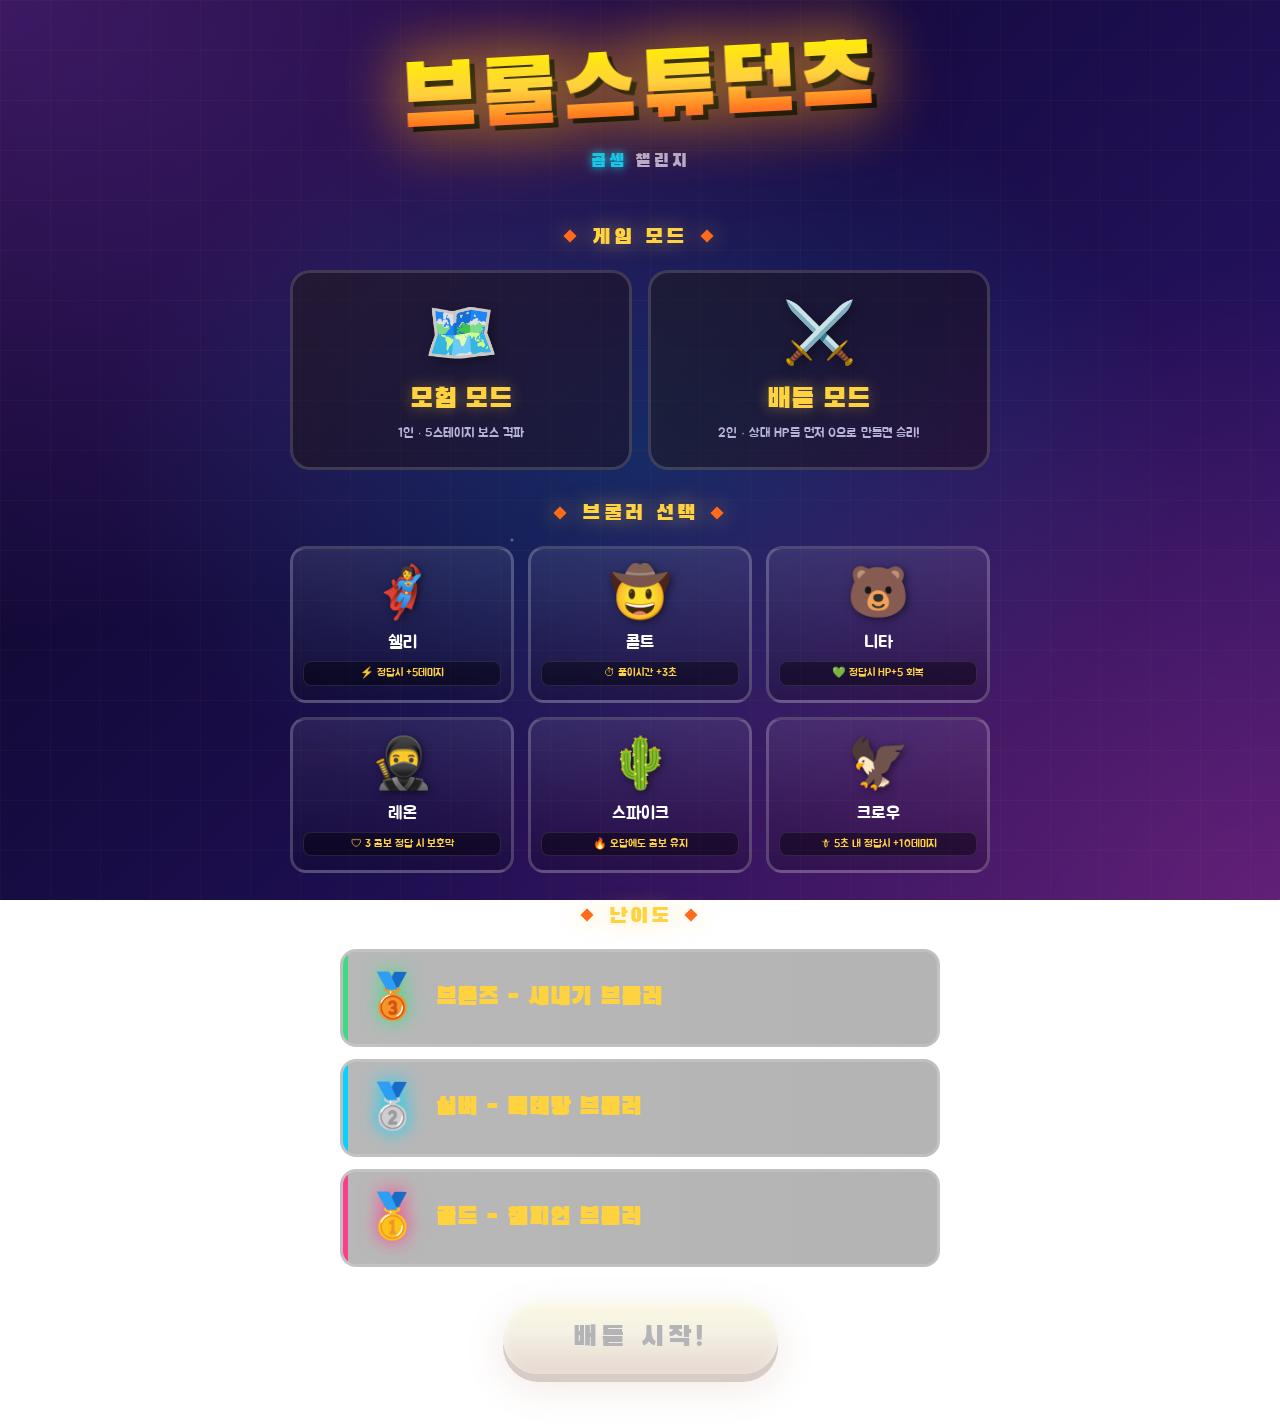
<file: math-3-1-4/index.html>
<!DOCTYPE html>
<html lang="ko">
<head>
<meta charset="UTF-8">
<meta name="viewport" content="width=device-width, initial-scale=1.0">
<title>브롤스튜던츠 - 학습 게임</title>
<link rel="stylesheet" href="style.css">
</head>
<body>

<div class="container">

<!-- ============= 시작 화면 ============= -->
<div id="startScreen" class="screen active">
  <div class="title-wrap">
    <h1 class="game-title">브롤스튜던츠</h1>
    <p class="subtitle"><span id="packTitle">분수 덧셈</span> 챌린지</p>
  </div>

  <!-- 게임 모드 선택 -->
  <div class="mode-section">
    <p class="section-label">게임 모드</p>
    <div class="mode-grid" id="modeGrid"></div>
  </div>

  <!-- 캐릭터 선택 -->
  <div class="character-section">
    <p class="section-label">브롤러 선택</p>
    <div class="player-turn-indicator" id="charTurnIndicator"></div>
    <div class="character-grid" id="characterGrid"></div>
  </div>

  <!-- 난이도 선택 -->
  <div class="difficulty-section">
    <p class="section-label">난이도</p>
    <div class="difficulty-grid" id="difficultyGrid"></div>
  </div>

  <button class="start-btn" id="startBtn" disabled>배틀 시작!</button>
</div>

<!-- ============= 모험 모드 ============= -->
<div id="adventureScreen" class="screen">
  <div class="game-header">
    <div class="player-info">
      <div class="player-avatar" id="playerAvatar">😎</div>
      <div>
        <div class="player-name-display" id="playerNameDisplay">브롤러</div>
        <div class="player-level">🎮 <span id="stageInfo">스테이지 1/5</span></div>
      </div>
    </div>
    <div class="header-stats">
      <div class="header-stat combo">
        <div class="label">🔥 콤보</div>
        <div class="value" id="advCombo">0</div>
      </div>
      <div class="header-stat timer" id="advQuestionTimerStat">
        <div class="label">⏱ 시간</div>
        <div class="value" id="advQuestionTimer">15.0</div>
      </div>
      <div class="header-stat score">
        <div class="label">⭐ 점수</div>
        <div class="value" id="scoreValue">0</div>
      </div>
    </div>
  </div>

  <div class="progress-bar" id="progressBar"></div>

  <div class="hp-section">
    <div class="hp-label">
      <span>❤️ 내 체력</span>
      <span id="hpText">100 / 100</span>
    </div>
    <div class="hp-bar-wrap">
      <div class="hp-bar" id="playerHpBar" style="width: 100%;"></div>
    </div>
  </div>

  <div class="enemy-arena">
    <div class="enemy-label">⚡ 적 등장!</div>
    <div class="enemy-character" id="enemyChar">👾</div>
    <div class="enemy-name" id="enemyName">보스</div>
    <div class="enemy-hp-wrap">
      <div class="enemy-hp-bar" id="enemyHpBar" style="width: 100%;"></div>
    </div>
    <div id="damageContainer"></div>
  </div>

  <div class="question-card">
    <span class="question-number" id="questionNum">문제 1</span>
    <span class="question-topic" id="questionTopic">주제</span>
    <div class="question-text" id="questionText">문제가 여기 표시됩니다</div>
  </div>

  <div class="answer-section">
    <p class="answer-label">✏️ 답을 입력하세요</p>
    <div class="answer-input-wrap" id="answerInputWrap">
      <input type="text" class="answer-input" id="answerInput" placeholder="답" autocomplete="off">
    </div>
  </div>

  <div class="feedback" id="feedback">정답을 입력하고 공격하세요! 💥</div>

  <div class="action-buttons">
    <button class="action-btn hint-btn" id="hintBtn">💡 힌트</button>
    <button class="action-btn attack-btn" id="attackBtn">⚔️ 공격!</button>
  </div>

  <div style="text-align:center; margin-top: 16px;">
    <button class="quit-btn" id="quitBtn">🚪 메인으로</button>
  </div>
</div>

<!-- ============= 결과 화면 ============= -->
<div id="resultScreen" class="screen">
  <div class="result-screen">
    <div class="result-emoji" id="resultEmoji">🏆</div>
    <h1 class="result-title" id="resultTitle">승리!</h1>
    <p class="result-subtitle" id="resultSubtitle">진정한 챔피언!</p>

    <div class="stat-card">
      <div class="stat-label">⏱ 총 시간</div>
      <div class="stat-value" id="finalTime">00:00</div>
    </div>
    <div class="stat-card">
      <div class="stat-label">⭐ 점수</div>
      <div class="stat-value" id="finalScore">0</div>
    </div>
    <div class="stat-card">
      <div class="stat-label">🔥 최고 콤보</div>
      <div class="stat-value" id="finalMaxCombo">0</div>
    </div>

    <button class="start-btn" id="restartBtn" style="margin-top: 30px;">다시 도전!</button>
  </div>
</div>

<div class="turn-overlay" id="turnOverlay">
  <div class="turn-overlay-content">
    <div class="turn-overlay-emoji" id="turnEmoji">🦸‍♀️</div>
    <div class="turn-overlay-title" id="turnTitle">PLAYER 1</div>
    <div class="turn-overlay-subtitle" id="turnSubtitle">차례입니다!</div>
  </div>
</div>

<div class="combo-display" id="comboDisplay"></div>

</div>

<!-- 외부 스크립트 로드 (순서 중요!) -->

<script src="pack.js"></script>
<script src="game.js"></script>

</body>
</html>
</file>
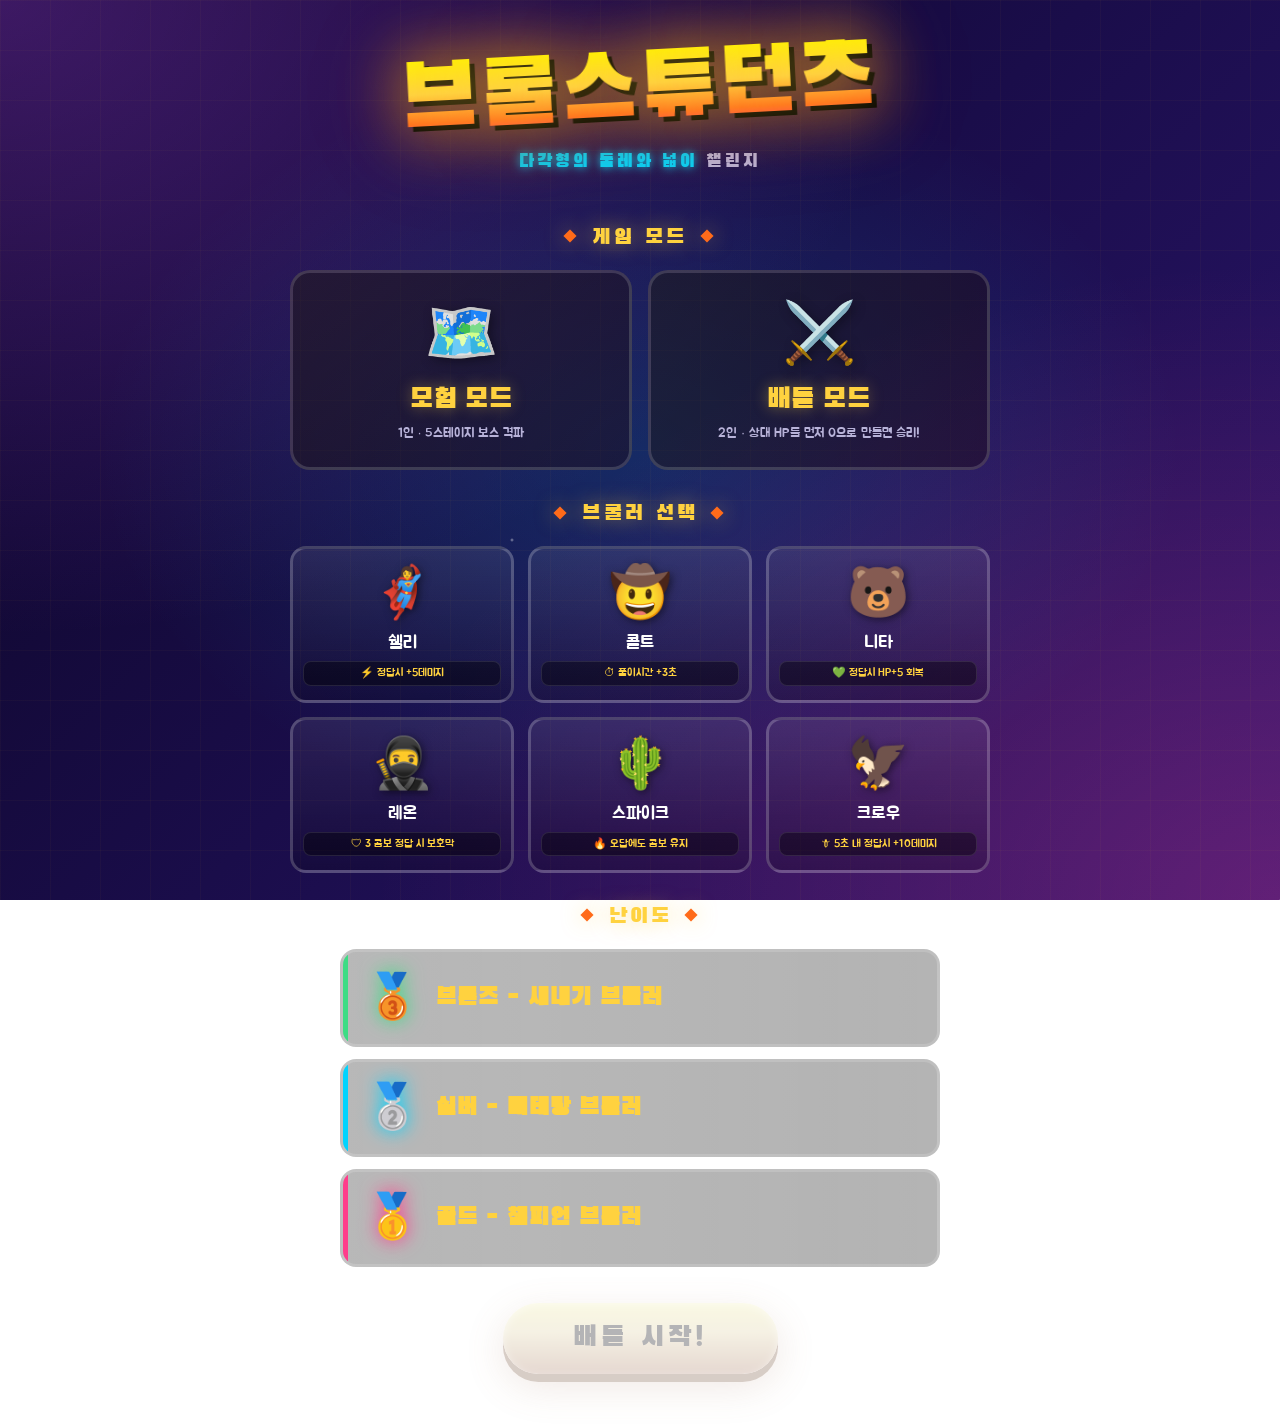
<file: math-5-1-6/index.html>
<!DOCTYPE html>
<html lang="ko">
<head>
<meta charset="UTF-8">
<meta name="viewport" content="width=device-width, initial-scale=1.0">
<title>브롤스튜던츠 - 학습 게임</title>
<link rel="stylesheet" href="style.css">
</head>
<body>

<div class="container">

<!-- ============= 시작 화면 ============= -->
<div id="startScreen" class="screen active">
  <div class="title-wrap">
    <h1 class="game-title">브롤스튜던츠</h1>
    <p class="subtitle"><span id="packTitle">다각형</span> 챌린지</p>
  </div>

  <!-- 게임 모드 선택 -->
  <div class="mode-section">
    <p class="section-label">게임 모드</p>
    <div class="mode-grid" id="modeGrid"></div>
  </div>

  <!-- 캐릭터 선택 -->
  <div class="character-section">
    <p class="section-label">브롤러 선택</p>
    <div class="player-turn-indicator" id="charTurnIndicator"></div>
    <div class="character-grid" id="characterGrid"></div>
  </div>

  <!-- 난이도 선택 -->
  <div class="difficulty-section">
    <p class="section-label">난이도</p>
    <div class="difficulty-grid" id="difficultyGrid"></div>
  </div>

  <button class="start-btn" id="startBtn" disabled>배틀 시작!</button>
</div>

<!-- ============= 모험 모드 ============= -->
<div id="adventureScreen" class="screen">
  <div class="game-header">
    <div class="player-info">
      <div class="player-avatar" id="playerAvatar">😎</div>
      <div>
        <div class="player-name-display" id="playerNameDisplay">브롤러</div>
        <div class="player-level">🎮 <span id="stageInfo">스테이지 1/5</span></div>
      </div>
    </div>
    <div class="header-stats">
      <div class="header-stat combo">
        <div class="label">🔥 콤보</div>
        <div class="value" id="advCombo">0</div>
      </div>
      <div class="header-stat timer" id="advQuestionTimerStat">
        <div class="label">⏱ 시간</div>
        <div class="value" id="advQuestionTimer">15.0</div>
      </div>
      <div class="header-stat score">
        <div class="label">⭐ 점수</div>
        <div class="value" id="scoreValue">0</div>
      </div>
    </div>
  </div>

  <div class="progress-bar" id="progressBar"></div>

  <div class="hp-section">
    <div class="hp-label">
      <span>❤️ 내 체력</span>
      <span id="hpText">100 / 100</span>
    </div>
    <div class="hp-bar-wrap">
      <div class="hp-bar" id="playerHpBar" style="width: 100%;"></div>
    </div>
  </div>

  <div class="enemy-arena">
    <div class="enemy-label">⚡ 적 등장!</div>
    <div class="enemy-character" id="enemyChar">👾</div>
    <div class="enemy-name" id="enemyName">보스</div>
    <div class="enemy-hp-wrap">
      <div class="enemy-hp-bar" id="enemyHpBar" style="width: 100%;"></div>
    </div>
    <div id="damageContainer"></div>
  </div>

  <div class="question-card">
    <span class="question-number" id="questionNum">문제 1</span>
    <span class="question-topic" id="questionTopic">주제</span>
    <div class="question-text" id="questionText">문제가 여기 표시됩니다</div>
  </div>

  <div class="answer-section">
    <p class="answer-label">✏️ 답을 입력하세요</p>
    <div class="answer-input-wrap" id="answerInputWrap">
      <input type="text" class="answer-input" id="answerInput" placeholder="답" autocomplete="off">
    </div>
  </div>

  <div class="feedback" id="feedback">정답을 입력하고 공격하세요! 💥</div>

  <div class="action-buttons">
    <button class="action-btn hint-btn" id="hintBtn">💡 힌트</button>
    <button class="action-btn attack-btn" id="attackBtn">⚔️ 공격!</button>
  </div>

  <div style="text-align:center; margin-top: 16px;">
    <button class="quit-btn" id="quitBtn">🚪 메인으로</button>
  </div>
</div>

<!-- ============= 결과 화면 ============= -->
<div id="resultScreen" class="screen">
  <div class="result-screen">
    <div class="result-emoji" id="resultEmoji">🏆</div>
    <h1 class="result-title" id="resultTitle">승리!</h1>
    <p class="result-subtitle" id="resultSubtitle">진정한 챔피언!</p>

    <div class="stat-card">
      <div class="stat-label">⏱ 총 시간</div>
      <div class="stat-value" id="finalTime">00:00</div>
    </div>
    <div class="stat-card">
      <div class="stat-label">⭐ 점수</div>
      <div class="stat-value" id="finalScore">0</div>
    </div>
    <div class="stat-card">
      <div class="stat-label">🔥 최고 콤보</div>
      <div class="stat-value" id="finalMaxCombo">0</div>
    </div>

    <button class="start-btn" id="restartBtn" style="margin-top: 30px;">다시 도전!</button>
  </div>
</div>

<div class="turn-overlay" id="turnOverlay">
  <div class="turn-overlay-content">
    <div class="turn-overlay-emoji" id="turnEmoji">🦸‍♀️</div>
    <div class="turn-overlay-title" id="turnTitle">PLAYER 1</div>
    <div class="turn-overlay-subtitle" id="turnSubtitle">차례입니다!</div>
  </div>
</div>

<div class="combo-display" id="comboDisplay"></div>

</div>

<!-- 외부 스크립트 로드 (순서 중요!) -->

<script src="pack.js"></script>
<script src="game.js"></script>

</body>
</html>
</file>
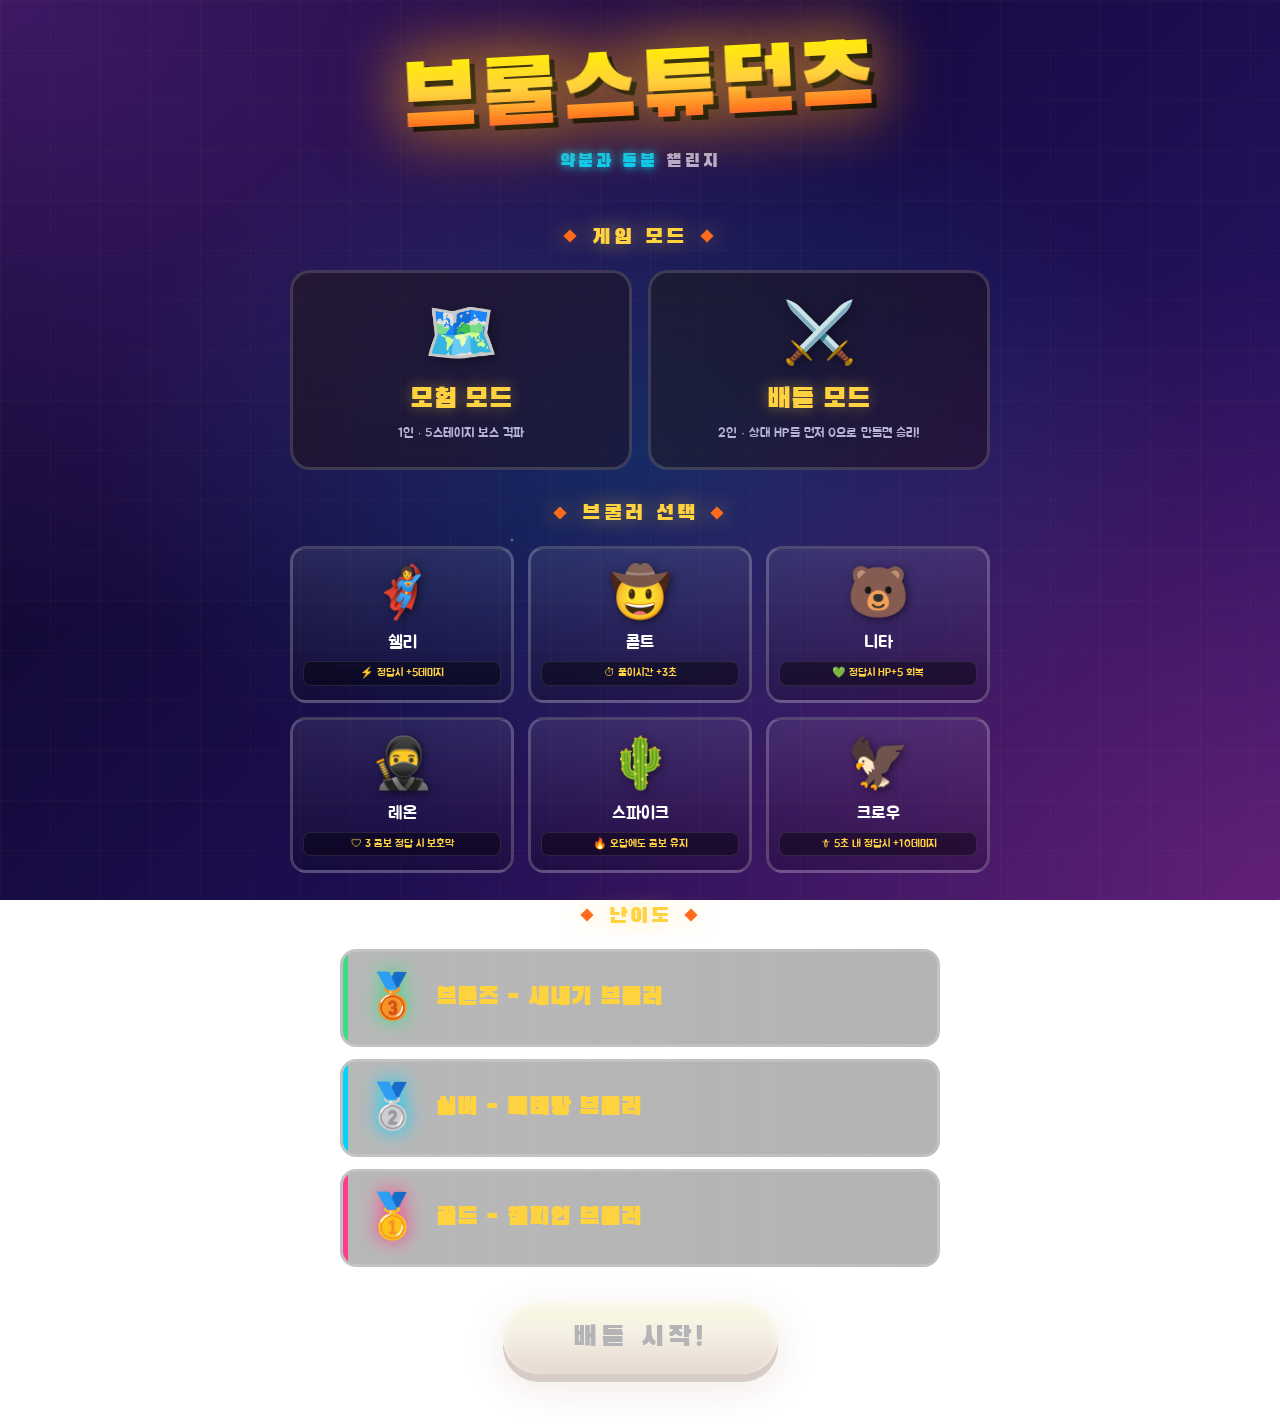
<file: math-5-1-4/index (2).html>
<!DOCTYPE html>
<html lang="ko">
<head>
<meta charset="UTF-8">
<meta name="viewport" content="width=device-width, initial-scale=1.0">
<title>브롤스튜던츠 - 학습 게임</title>
<link rel="stylesheet" href="style.css">
</head>
<body>

<div class="container">

<!-- ============= 시작 화면 ============= -->
<div id="startScreen" class="screen active">
  <div class="title-wrap">
    <h1 class="game-title">브롤스튜던츠</h1>
    <p class="subtitle"><span id="packTitle">분수 덧셈</span> 챌린지</p>
  </div>

  <!-- 게임 모드 선택 -->
  <div class="mode-section">
    <p class="section-label">게임 모드</p>
    <div class="mode-grid" id="modeGrid"></div>
  </div>

  <!-- 캐릭터 선택 -->
  <div class="character-section">
    <p class="section-label">브롤러 선택</p>
    <div class="player-turn-indicator" id="charTurnIndicator"></div>
    <div class="character-grid" id="characterGrid"></div>
  </div>

  <!-- 난이도 선택 -->
  <div class="difficulty-section">
    <p class="section-label">난이도</p>
    <div class="difficulty-grid" id="difficultyGrid"></div>
  </div>

  <button class="start-btn" id="startBtn" disabled>배틀 시작!</button>
</div>

<!-- ============= 모험 모드 ============= -->
<div id="adventureScreen" class="screen">
  <div class="game-header">
    <div class="player-info">
      <div class="player-avatar" id="playerAvatar">😎</div>
      <div>
        <div class="player-name-display" id="playerNameDisplay">브롤러</div>
        <div class="player-level">🎮 <span id="stageInfo">스테이지 1/5</span></div>
      </div>
    </div>
    <div class="header-stats">
      <div class="header-stat combo">
        <div class="label">🔥 콤보</div>
        <div class="value" id="advCombo">0</div>
      </div>
      <div class="header-stat timer" id="advQuestionTimerStat">
        <div class="label">⏱ 시간</div>
        <div class="value" id="advQuestionTimer">15.0</div>
      </div>
      <div class="header-stat score">
        <div class="label">⭐ 점수</div>
        <div class="value" id="scoreValue">0</div>
      </div>
    </div>
  </div>

  <div class="progress-bar" id="progressBar"></div>

  <div class="hp-section">
    <div class="hp-label">
      <span>❤️ 내 체력</span>
      <span id="hpText">100 / 100</span>
    </div>
    <div class="hp-bar-wrap">
      <div class="hp-bar" id="playerHpBar" style="width: 100%;"></div>
    </div>
  </div>

  <div class="enemy-arena">
    <div class="enemy-label">⚡ 적 등장!</div>
    <div class="enemy-character" id="enemyChar">👾</div>
    <div class="enemy-name" id="enemyName">보스</div>
    <div class="enemy-hp-wrap">
      <div class="enemy-hp-bar" id="enemyHpBar" style="width: 100%;"></div>
    </div>
    <div id="damageContainer"></div>
  </div>

  <div class="question-card">
    <span class="question-number" id="questionNum">문제 1</span>
    <span class="question-topic" id="questionTopic">주제</span>
    <div class="question-text" id="questionText">문제가 여기 표시됩니다</div>
  </div>

  <div class="answer-section">
    <p class="answer-label">✏️ 답을 입력하세요</p>
    <div class="answer-input-wrap">
      <input type="text" class="answer-input" id="answerInput" placeholder="답" autocomplete="off">
    </div>
  </div>

  <div class="feedback" id="feedback">정답을 입력하고 공격하세요! 💥</div>

  <div class="action-buttons">
    <button class="action-btn hint-btn" id="hintBtn">💡 힌트</button>
    <button class="action-btn attack-btn" id="attackBtn">⚔️ 공격!</button>
  </div>

  <div style="text-align:center; margin-top: 16px;">
    <button class="quit-btn" id="quitBtn">🚪 메인으로</button>
  </div>
</div>

<!-- ============= 결과 화면 ============= -->
<div id="resultScreen" class="screen">
  <div class="result-screen">
    <div class="result-emoji" id="resultEmoji">🏆</div>
    <h1 class="result-title" id="resultTitle">승리!</h1>
    <p class="result-subtitle" id="resultSubtitle">진정한 챔피언!</p>

    <div class="stat-card">
      <div class="stat-label">⏱ 총 시간</div>
      <div class="stat-value" id="finalTime">00:00</div>
    </div>
    <div class="stat-card">
      <div class="stat-label">⭐ 점수</div>
      <div class="stat-value" id="finalScore">0</div>
    </div>
    <div class="stat-card">
      <div class="stat-label">🔥 최고 콤보</div>
      <div class="stat-value" id="finalMaxCombo">0</div>
    </div>

    <button class="start-btn" id="restartBtn" style="margin-top: 30px;">다시 도전!</button>
  </div>
</div>

<div class="turn-overlay" id="turnOverlay">
  <div class="turn-overlay-content">
    <div class="turn-overlay-emoji" id="turnEmoji">🦸‍♀️</div>
    <div class="turn-overlay-title" id="turnTitle">PLAYER 1</div>
    <div class="turn-overlay-subtitle" id="turnSubtitle">차례입니다!</div>
  </div>
</div>

<div class="combo-display" id="comboDisplay"></div>

</div>

<!-- 외부 스크립트 로드 (순서 중요!) -->
<script>
const PROBLEM_PACK = {
  name: '약분과 통분',
  emoji: '🔢',
  description: '약분·통분·분수 크기 비교·분수와 소수 비교',
  enemies: [
    { emoji: '🐛', name: '분수벌레', hp: 100 },
    { emoji: '🧮', name: '계산왕', hp: 130 },
    { emoji: '🔢', name: '숫자마왕', hp: 160 },
    { emoji: '🧙', name: '통분술사', hp: 190 },
    { emoji: '🐉', name: '분수드래곤', hp: 220 },
  ],
  problems: [

    // ────────────────────────────────
    // 이지: 약분 (작은 수, 직관적)
    // ────────────────────────────────
    { difficulty: 'easy', topic: '약분', hint: '분자와 분모를 같은 수로 나눠보세요. 2로 나눌 수 있나요?', text: '2/4를 약분하면?', answer: '1/2' },
    { difficulty: 'easy', topic: '약분', hint: '분자 4, 분모 8. 둘 다 4로 나누어지나요?', text: '4/8을 약분하면?', answer: '1/2' },
    { difficulty: 'easy', topic: '약분', hint: '분자 3, 분모 6. 공약수가 뭘까요?', text: '3/6을 약분하면?', answer: '1/2' },
    { difficulty: 'easy', topic: '약분', hint: '분자 2, 분모 6. 둘 다 2로 나눌 수 있어요.', text: '2/6을 약분하면?', answer: '1/3' },
    { difficulty: 'easy', topic: '약분', hint: '분자 3, 분모 9. 3의 배수예요.', text: '3/9를 약분하면?', answer: '1/3' },
    { difficulty: 'easy', topic: '약분', hint: '분자 4, 분모 6. 최대공약수가 2예요.', text: '4/6을 약분하면?', answer: '2/3' },
    { difficulty: 'easy', topic: '약분', hint: '분자 6, 분모 9. 3으로 나눠보세요.', text: '6/9를 약분하면?', answer: '2/3' },
    { difficulty: 'easy', topic: '약분', hint: '분자 4, 분모 10. 둘 다 2로 나눌 수 있어요.', text: '4/10을 약분하면?', answer: '2/5' },
    { difficulty: 'easy', topic: '약분', hint: '분자 5, 분모 10. 5로 나눠보세요.', text: '5/10을 약분하면?', answer: '1/2' },
    { difficulty: 'easy', topic: '약분', hint: '분자 6, 분모 8. 최대공약수가 2예요.', text: '6/8을 약분하면?', answer: '3/4' },
    { difficulty: 'easy', topic: '약분', hint: '분자 8, 분모 12. 4로 나눠보세요.', text: '8/12를 약분하면?', answer: '2/3' },
    { difficulty: 'easy', topic: '약분', hint: '분자 9, 분모 12. 3으로 나눠보세요.', text: '9/12를 약분하면?', answer: '3/4' },

    // 이지: 통분 (분모 관계 간단)
    { difficulty: 'easy', topic: '통분', hint: '1/2의 분모 2와 1/4의 분모 4. 4가 2의 배수니까 공통분모는 4예요.', text: '1/2와 1/4의 공통분모(최소)는?', answer: '4' },
    { difficulty: 'easy', topic: '통분', hint: '분모 3과 6. 6이 3의 배수니까 공통분모는 6이에요.', text: '1/3와 1/6의 공통분모(최소)는?', answer: '6' },
    { difficulty: 'easy', topic: '통분', hint: '분모 4와 8. 8이 4의 배수예요.', text: '1/4와 1/8의 공통분모(최소)는?', answer: '8' },
    { difficulty: 'easy', topic: '통분', hint: '분모 5와 10. 10이 5의 배수예요.', text: '1/5와 1/10의 공통분모(최소)는?', answer: '10' },
    { difficulty: 'easy', topic: '통분', hint: '2/3을 분모 6으로 만들려면 분자, 분모에 2를 곱해요.', text: '2/3을 분모 6으로 통분하면?', answer: '4/6' },
    { difficulty: 'easy', topic: '통분', hint: '1/2를 분모 8로 만들려면 분자, 분모에 4를 곱해요.', text: '1/2를 분모 8로 통분하면?', answer: '4/8' },
    { difficulty: 'easy', topic: '통분', hint: '1/3을 분모 9로 만들려면 분자, 분모에 3을 곱해요.', text: '1/3을 분모 9로 통분하면?', answer: '3/9' },
    { difficulty: 'easy', topic: '통분', hint: '3/5를 분모 10으로 만들려면 분자, 분모에 2를 곱해요.', text: '3/5를 분모 10으로 통분하면?', answer: '6/10' },

    // 이지: 크기 비교 (분모 같거나 단순)
    { difficulty: 'easy', topic: '크기비교', hint: '분모가 같으면 분자가 클수록 큰 분수예요.', text: '3/7과 5/7 중 더 큰 것은?', answer: '5/7' },
    { difficulty: 'easy', topic: '크기비교', hint: '분모가 같으면 분자가 클수록 커요.', text: '2/9과 7/9 중 더 큰 것은?', answer: '7/9' },
    { difficulty: 'easy', topic: '크기비교', hint: '분자가 같으면 분모가 작을수록 큰 분수예요.', text: '1/3과 1/5 중 더 큰 것은?', answer: '1/3' },
    { difficulty: 'easy', topic: '크기비교', hint: '분자가 같을 때 분모가 작을수록 커요.', text: '1/2과 1/4 중 더 큰 것은?', answer: '1/2' },
    { difficulty: 'easy', topic: '크기비교', hint: '1/2 = 0.5, 1/4 = 0.25. 어느 쪽이 더 크죠?', text: '1/2과 1/4 중 더 작은 것은?', answer: '1/4' },

    // 이지: 분수↔소수 (간단한 변환)
    { difficulty: 'easy', topic: '분수↔소수', hint: '1/2 = 1 ÷ 2를 계산해보세요.', text: '1/2를 소수로 나타내면?', answer: '0.5' },
    { difficulty: 'easy', topic: '분수↔소수', hint: '1/10 = 0.1이에요. 분모가 10이면 소수 첫째 자리예요.', text: '3/10을 소수로 나타내면?', answer: '0.3' },
    { difficulty: 'easy', topic: '분수↔소수', hint: '7/10 = 7 ÷ 10이에요.', text: '7/10을 소수로 나타내면?', answer: '0.7' },
    { difficulty: 'easy', topic: '분수↔소수', hint: '0.5 = 5/10 = 1/2예요.', text: '0.5와 1/2 중 더 큰 것은?', answer: '같다' },
    { difficulty: 'easy', topic: '분수↔소수', hint: '1/2 = 0.5예요. 0.3과 비교해보세요.', text: '1/2과 0.3 중 더 큰 것은?', answer: '1/2' },

    // ────────────────────────────────
    // 노멀: 약분 (두 자리 수, 최대공약수 필요)
    // ────────────────────────────────
    { difficulty: 'normal', topic: '약분', hint: '12와 18의 최대공약수는 6이에요. 둘 다 6으로 나눠보세요.', text: '12/18을 기약분수로 나타내면?', answer: '2/3' },
    { difficulty: 'normal', topic: '약분', hint: '15와 20의 최대공약수는 5예요.', text: '15/20을 기약분수로 나타내면?', answer: '3/4' },
    { difficulty: 'normal', topic: '약분', hint: '16과 24의 최대공약수는 8이에요.', text: '16/24를 기약분수로 나타내면?', answer: '2/3' },
    { difficulty: 'normal', topic: '약분', hint: '14와 21의 최대공약수는 7이에요.', text: '14/21을 기약분수로 나타내면?', answer: '2/3' },
    { difficulty: 'normal', topic: '약분', hint: '18과 24의 최대공약수는 6이에요.', text: '18/24를 기약분수로 나타내면?', answer: '3/4' },
    { difficulty: 'normal', topic: '약분', hint: '20과 30의 최대공약수는 10이에요.', text: '20/30을 기약분수로 나타내면?', answer: '2/3' },
    { difficulty: 'normal', topic: '약분', hint: '24와 36의 최대공약수는 12예요.', text: '24/36을 기약분수로 나타내면?', answer: '2/3' },
    { difficulty: 'normal', topic: '약분', hint: '21과 28의 최대공약수는 7이에요.', text: '21/28을 기약분수로 나타내면?', answer: '3/4' },
    { difficulty: 'normal', topic: '약분', hint: '10과 25의 최대공약수는 5예요.', text: '10/25를 기약분수로 나타내면?', answer: '2/5' },
    { difficulty: 'normal', topic: '약분', hint: '16과 20의 최대공약수는 4예요.', text: '16/20을 기약분수로 나타내면?', answer: '4/5' },

    // 노멀: 통분 (최소공배수 필요)
    { difficulty: 'normal', topic: '통분', hint: '2와 3의 최소공배수는 6이에요. 공통분모로 사용해요.', text: '1/2와 1/3의 공통분모(최소)는?', answer: '6' },
    { difficulty: 'normal', topic: '통분', hint: '3과 4의 최소공배수는 12예요.', text: '1/3와 1/4의 공통분모(최소)는?', answer: '12' },
    { difficulty: 'normal', topic: '통분', hint: '4와 6의 최소공배수는 12예요. 4×3=12, 6×2=12.', text: '1/4와 1/6의 공통분모(최소)는?', answer: '12' },
    { difficulty: 'normal', topic: '통분', hint: '2와 5의 최소공배수는 10이에요.', text: '1/2와 1/5의 공통분모(최소)는?', answer: '10' },
    { difficulty: 'normal', topic: '통분', hint: '3과 5의 최소공배수는 15예요.', text: '1/3와 1/5의 공통분모(최소)는?', answer: '15' },
    { difficulty: 'normal', topic: '통분', hint: '3/4를 분모 12로: 분자 분모에 3을 곱해요.', text: '3/4를 분모 12로 통분하면?', answer: '9/12' },
    { difficulty: 'normal', topic: '통분', hint: '2/3를 분모 9로: 분자 분모에 3을 곱해요.', text: '2/3를 분모 9로 통분하면?', answer: '6/9' },
    { difficulty: 'normal', topic: '통분', hint: '2/5를 분모 15로: 분자 분모에 3을 곱해요.', text: '2/5를 분모 15로 통분하면?', answer: '6/15' },
    { difficulty: 'normal', topic: '통분', hint: '3/4를 분모 20으로: 분자 분모에 5를 곱해요.', text: '3/4를 분모 20으로 통분하면?', answer: '15/20' },
    { difficulty: 'normal', topic: '통분', hint: '5/6를 분모 18로: 분자 분모에 3을 곱해요.', text: '5/6를 분모 18로 통분하면?', answer: '15/18' },

    // 노멀: 크기 비교
    { difficulty: 'normal', topic: '크기비교', hint: '통분해서 비교해요. 공통분모는 4예요.', text: '1/2과 3/4 중 더 큰 것은?', answer: '3/4' },
    { difficulty: 'normal', topic: '크기비교', hint: '공통분모 6으로 통분해보세요. 1/2=3/6, 1/3=2/6.', text: '1/2과 1/3 중 더 큰 것은?', answer: '1/2' },
    { difficulty: 'normal', topic: '크기비교', hint: '공통분모 15: 2/3=10/15, 3/5=9/15.', text: '2/3과 3/5 중 더 큰 것은?', answer: '2/3' },
    { difficulty: 'normal', topic: '크기비교', hint: '공통분모 12: 3/4=9/12, 2/3=8/12.', text: '3/4과 2/3 중 더 큰 것은?', answer: '3/4' },
    { difficulty: 'normal', topic: '크기비교', hint: '공통분모 8: 1/2=4/8, 3/8은 그대로.', text: '1/2과 3/8 중 더 큰 것은?', answer: '1/2' },
    { difficulty: 'normal', topic: '크기비교', hint: '공통분모 10: 4/5=8/10, 7/10은 그대로.', text: '4/5과 7/10 중 더 큰 것은?', answer: '4/5' },
    { difficulty: 'normal', topic: '크기비교', hint: '공통분모 12: 5/6=10/12, 7/12는 그대로.', text: '5/6과 7/12 중 더 큰 것은?', answer: '5/6' },
    { difficulty: 'normal', topic: '크기비교', hint: '공통분모 12: 2/3=8/12, 3/4=9/12.', text: '2/3과 3/4 중 더 큰 것은?', answer: '3/4' },

    // 노멀: 분수↔소수
    { difficulty: 'normal', topic: '분수↔소수', hint: '1/4 = 1 ÷ 4를 계산해보세요.', text: '1/4를 소수로 나타내면?', answer: '0.25' },
    { difficulty: 'normal', topic: '분수↔소수', hint: '3/4 = 3 ÷ 4를 계산해보세요.', text: '3/4를 소수로 나타내면?', answer: '0.75' },
    { difficulty: 'normal', topic: '분수↔소수', hint: '1/5 = 1 ÷ 5를 계산해보세요.', text: '1/5를 소수로 나타내면?', answer: '0.2' },
    { difficulty: 'normal', topic: '분수↔소수', hint: '3/5 = 3 ÷ 5를 계산해보세요.', text: '3/5를 소수로 나타내면?', answer: '0.6' },
    { difficulty: 'normal', topic: '분수↔소수', hint: '3/5 = 0.6이에요. 0.6과 비교해보세요.', text: '3/5과 0.6 중 더 큰 것은?', answer: '같다' },
    { difficulty: 'normal', topic: '분수↔소수', hint: '3/4 = 0.75예요. 0.8과 비교해보세요.', text: '3/4과 0.8 중 더 큰 것은?', answer: '0.8' },
    { difficulty: 'normal', topic: '분수↔소수', hint: '4/5 = 0.8이에요. 0.75와 비교해보세요.', text: '4/5과 0.75 중 더 큰 것은?', answer: '4/5' },
    { difficulty: 'normal', topic: '분수↔소수', hint: '1/2 = 0.5예요. 0.4와 비교해보세요.', text: '1/2과 0.4 중 더 큰 것은?', answer: '1/2' },

    // ────────────────────────────────
    // 하드: 약분 (세 자리 수, 복잡한 최대공약수)
    // ────────────────────────────────
    { difficulty: 'hard', topic: '약분', hint: '36과 48의 최대공약수를 구해보세요. 36=4×9, 48=4×12이므로 4가 공약수. 더 큰 공약수가 있나요?', text: '36/48을 기약분수로 나타내면?', answer: '3/4' },
    { difficulty: 'hard', topic: '약분', hint: '45와 60의 최대공약수는 15예요.', text: '45/60을 기약분수로 나타내면?', answer: '3/4' },
    { difficulty: 'hard', topic: '약분', hint: '28과 42의 최대공약수는 14예요.', text: '28/42를 기약분수로 나타내면?', answer: '2/3' },
    { difficulty: 'hard', topic: '약분', hint: '24와 40의 최대공약수는 8이에요.', text: '24/40을 기약분수로 나타내면?', answer: '3/5' },
    { difficulty: 'hard', topic: '약분', hint: '30과 45의 최대공약수는 15예요.', text: '30/45를 기약분수로 나타내면?', answer: '2/3' },
    { difficulty: 'hard', topic: '약분', hint: '56과 72의 최대공약수는 8이에요.', text: '56/72를 기약분수로 나타내면?', answer: '7/9' },
    { difficulty: 'hard', topic: '약분', hint: '42와 70의 최대공약수는 14예요.', text: '42/70을 기약분수로 나타내면?', answer: '3/5' },
    { difficulty: 'hard', topic: '약분', hint: '54와 72의 최대공약수는 18이에요.', text: '54/72를 기약분수로 나타내면?', answer: '3/4' },

    // 하드: 통분 (큰 수 최소공배수)
    { difficulty: 'hard', topic: '통분', hint: '4와 6의 최소공배수: 4=2², 6=2×3이므로 2²×3=12예요.', text: '3/4와 5/6의 공통분모(최소)는?', answer: '12' },
    { difficulty: 'hard', topic: '통분', hint: '6과 9의 최소공배수: 6=2×3, 9=3²이므로 2×3²=18이에요.', text: '5/6와 7/9의 공통분모(최소)는?', answer: '18' },
    { difficulty: 'hard', topic: '통분', hint: '8과 12의 최소공배수: 8=2³, 12=2²×3이므로 2³×3=24예요.', text: '5/8와 7/12의 공통분모(최소)는?', answer: '24' },
    { difficulty: 'hard', topic: '통분', hint: '9와 15의 최소공배수: 9=3², 15=3×5이므로 3²×5=45예요.', text: '4/9와 7/15의 공통분모(최소)는?', answer: '45' },
    { difficulty: 'hard', topic: '통분', hint: '10과 15의 최소공배수: 10=2×5, 15=3×5이므로 2×3×5=30이에요.', text: '3/10와 4/15의 공통분모(최소)는?', answer: '30' },

    // 하드: 크기 비교 (세 분수 비교)
    { difficulty: 'hard', topic: '크기비교', hint: '공통분모 12로 통분: 2/3=8/12, 3/4=9/12, 7/12는 그대로.', text: '2/3, 3/4, 7/12 중 가장 큰 것은?', answer: '3/4' },
    { difficulty: 'hard', topic: '크기비교', hint: '공통분모 30: 3/5=18/30, 2/3=20/30, 7/10=21/30.', text: '3/5, 2/3, 7/10 중 가장 큰 것은?', answer: '7/10' },
    { difficulty: 'hard', topic: '크기비교', hint: '공통분모 24: 5/8=15/24, 7/12=14/24, 3/4=18/24.', text: '5/8, 7/12, 3/4 중 가장 큰 것은?', answer: '3/4' },
    { difficulty: 'hard', topic: '크기비교', hint: '공통분모 20: 3/4=15/20, 4/5=16/20, 7/10=14/20.', text: '3/4, 4/5, 7/10 중 가장 큰 것은?', answer: '4/5' },
    { difficulty: 'hard', topic: '크기비교', hint: '공통분모 18: 5/6=15/18, 7/9=14/18, 5/6이 더 크네요.', text: '5/6과 7/9 중 더 큰 것은?', answer: '5/6' },

    // 하드: 분수↔소수 (복잡한 변환 + 세 수 비교)
    { difficulty: 'hard', topic: '분수↔소수', hint: '2/5 = 0.4, 3/8 = 0.375예요. 비교해보세요.', text: '2/5과 3/8 중 더 큰 것은?', answer: '2/5' },
    { difficulty: 'hard', topic: '분수↔소수', hint: '7/8 = 0.875예요. 0.9와 비교해보세요.', text: '7/8과 0.9 중 더 큰 것은?', answer: '0.9' },
    { difficulty: 'hard', topic: '분수↔소수', hint: '5/8 = 0.625예요. 0.63과 비교해보세요.', text: '5/8과 0.63 중 더 큰 것은?', answer: '0.63' },
    { difficulty: 'hard', topic: '분수↔소수', hint: '3/8 = 0.375예요. 소수로 나타내면?', text: '3/8을 소수로 나타내면?', answer: '0.375' },
    { difficulty: 'hard', topic: '분수↔소수', hint: '0.625를 분수로: 625/1000 → 약분하면?', text: '0.625를 기약분수로 나타내면?', answer: '5/8' },
    { difficulty: 'hard', topic: '분수↔소수', hint: '0.24를 분수로: 24/100 → 최대공약수 4로 약분해요.', text: '0.24를 기약분수로 나타내면?', answer: '6/25' },
    { difficulty: 'hard', topic: '분수↔소수', hint: '3/4=0.75, 0.7, 5/8=0.625. 순서대로 비교해보세요.', text: '3/4, 0.7, 5/8 중 가장 큰 것은?', answer: '3/4' },
    { difficulty: 'hard', topic: '분수↔소수', hint: '2/3≈0.667, 0.65, 3/5=0.6. 비교해보세요.', text: '2/3, 0.65, 3/5 중 가장 큰 것은?', answer: '2/3' },
  ]
};

</script>
<script src="game.js"></script>

</body>
</html>
</file>
<file: math-3-1-4/style.css>
/* ============================================================
   브롤스튜던츠 - 스타일시트
   ============================================================ */

@import url('https://fonts.googleapis.com/css2?family=Black+Han+Sans&family=Jua&family=Gugi&display=swap');

* { margin: 0; padding: 0; box-sizing: border-box; }

:root {
  --bg-dark: #0a0520;
  --bg-mid: #1a0d4a;
  --bg-light: #2d1670;
  --accent-yellow: #ffd23f;
  --accent-orange: #ff6b1a;
  --accent-pink: #ff3d8b;
  --accent-cyan: #00d4ff;
  --accent-green: #3ddc84;
  --accent-red: #ff2e63;
  --accent-purple: #b347ff;
  --accent-lime: #ccff00;
  --text-light: #ffffff;
  --text-dim: #b8b3d9;
  --p1-color: #00d4ff;
  --p2-color: #ff3d8b;
}

html, body { overflow-x: hidden; }

body {
  font-family: 'Jua', sans-serif;
  background: 
    radial-gradient(ellipse at top left, rgba(179, 71, 255, 0.3) 0%, transparent 50%),
    radial-gradient(ellipse at bottom right, rgba(255, 61, 139, 0.25) 0%, transparent 50%),
    radial-gradient(ellipse at center, rgba(0, 212, 255, 0.15) 0%, transparent 60%),
    linear-gradient(135deg, var(--bg-dark) 0%, var(--bg-mid) 50%, var(--bg-light) 100%);
  background-attachment: fixed;
  min-height: 100vh;
  color: var(--text-light);
  position: relative;
}

body::before {
  content: '';
  position: fixed;
  top: 0; left: 0; right: 0; bottom: 0;
  background-image: 
    linear-gradient(rgba(255, 210, 63, 0.03) 1px, transparent 1px),
    linear-gradient(90deg, rgba(255, 210, 63, 0.03) 1px, transparent 1px);
  background-size: 50px 50px;
  z-index: 0;
  pointer-events: none;
}

body::after {
  content: '';
  position: fixed;
  top: 0; left: 0; right: 0; bottom: 0;
  background-image:
    radial-gradient(2px 2px at 20% 30%, white, transparent),
    radial-gradient(2px 2px at 60% 70%, var(--accent-yellow), transparent),
    radial-gradient(1px 1px at 50% 50%, white, transparent),
    radial-gradient(1px 1px at 80% 10%, var(--accent-cyan), transparent),
    radial-gradient(2px 2px at 90% 60%, white, transparent),
    radial-gradient(1px 1px at 33% 80%, var(--accent-pink), transparent),
    radial-gradient(2px 2px at 15% 90%, white, transparent),
    radial-gradient(1px 1px at 70% 40%, var(--accent-lime), transparent);
  background-size: 200% 200%;
  opacity: 0.5;
  z-index: 0;
  pointer-events: none;
  animation: twinkle 6s ease-in-out infinite;
}

@keyframes twinkle {
  0%, 100% { opacity: 0.3; }
  50% { opacity: 0.7; }
}

.container {
  position: relative;
  z-index: 1;
  max-width: 900px;
  margin: 0 auto;
  padding: 20px;
}

.screen { display: none; animation: fadeIn 0.5s ease; }
.screen.active { display: block; }

@keyframes fadeIn {
  from { opacity: 0; transform: translateY(20px); }
  to { opacity: 1; transform: translateY(0); }
}

/* ===== 타이틀 ===== */
.title-wrap {
  text-align: center;
  padding: 30px 20px 20px;
  position: relative;
}

.game-title {
  font-family: 'Black Han Sans', sans-serif;
  font-size: clamp(50px, 10vw, 92px);
  font-weight: 400;
  letter-spacing: 3px;
  background: linear-gradient(180deg, #fff200 0%, var(--accent-yellow) 40%, var(--accent-orange) 75%, var(--accent-red) 100%);
  -webkit-background-clip: text;
  background-clip: text;
  -webkit-text-fill-color: transparent;
  text-shadow: 0 0 60px rgba(255, 210, 63, 0.6);
  line-height: 0.9;
  transform: rotate(-3deg);
  display: inline-block;
  filter: drop-shadow(5px 5px 0 #000) drop-shadow(0 0 30px rgba(255, 107, 26, 0.5));
  animation: titlePulse 3s ease-in-out infinite;
}

@keyframes titlePulse {
  0%, 100% { transform: rotate(-3deg) scale(1); }
  50% { transform: rotate(-3deg) scale(1.03); }
}

.subtitle {
  font-size: 18px;
  color: var(--text-dim);
  margin-top: 18px;
  letter-spacing: 3px;
  font-family: 'Black Han Sans', sans-serif;
}

.subtitle span {
  color: var(--accent-cyan);
  text-shadow: 0 0 10px var(--accent-cyan);
}

.section-label {
  font-size: 22px;
  color: var(--accent-yellow);
  margin-bottom: 18px;
  letter-spacing: 3px;
  text-align: center;
  font-family: 'Black Han Sans', sans-serif;
  text-shadow: 0 0 20px rgba(255, 210, 63, 0.5);
  position: relative;
}

.section-label::before,
.section-label::after {
  content: '◆';
  color: var(--accent-orange);
  margin: 0 12px;
  font-size: 14px;
  vertical-align: middle;
}

/* ===== 문제팩 선택 ===== */
.pack-section { margin-top: 30px; }

.pack-grid {
  display: grid;
  grid-template-columns: 1fr 1fr;
  gap: 16px;
  max-width: 700px;
  margin: 0 auto;
}

.pack-card {
  background: linear-gradient(135deg, rgba(255, 210, 63, 0.05) 0%, rgba(255, 61, 139, 0.05) 100%), rgba(0,0,0,0.4);
  border: 3px solid rgba(255,255,255,0.15);
  border-radius: 20px;
  padding: 24px 16px;
  cursor: pointer;
  transition: all 0.3s cubic-bezier(0.34, 1.56, 0.64, 1);
  text-align: center;
  position: relative;
  overflow: hidden;
}

.pack-card:hover {
  transform: translateY(-8px) scale(1.02);
  border-color: var(--accent-orange);
  box-shadow: 0 15px 40px rgba(255, 107, 26, 0.4);
}

.pack-card.selected {
  border-color: var(--accent-yellow);
  background: linear-gradient(135deg, rgba(255, 210, 63, 0.3) 0%, rgba(255, 107, 26, 0.15) 100%), rgba(0,0,0,0.4);
  box-shadow: 0 0 40px rgba(255, 210, 63, 0.5), inset 0 0 20px rgba(255, 210, 63, 0.1);
}

.pack-emoji {
  font-size: 60px;
  display: block;
  margin-bottom: 10px;
  filter: drop-shadow(3px 3px 6px rgba(0,0,0,0.4));
}

.pack-name {
  font-family: 'Black Han Sans', sans-serif;
  font-size: 24px;
  color: var(--accent-yellow);
  margin-bottom: 6px;
  text-shadow: 0 0 15px rgba(255, 210, 63, 0.4);
}

.pack-desc {
  font-size: 13px;
  color: var(--text-dim);
  line-height: 1.5;
}

/* ===== 게임 모드 ===== */
.mode-section { margin-top: 30px; }

.mode-grid {
  display: grid;
  grid-template-columns: 1fr 1fr;
  gap: 16px;
  max-width: 700px;
  margin: 0 auto;
}

.mode-card {
  background: linear-gradient(135deg, rgba(255, 210, 63, 0.05) 0%, rgba(255, 61, 139, 0.05) 100%), rgba(0,0,0,0.4);
  border: 3px solid rgba(255,255,255,0.15);
  border-radius: 20px;
  padding: 24px 16px;
  cursor: pointer;
  transition: all 0.3s cubic-bezier(0.34, 1.56, 0.64, 1);
  text-align: center;
  position: relative;
  overflow: hidden;
}

.mode-card:hover {
  transform: translateY(-8px) scale(1.02);
  border-color: var(--accent-orange);
  box-shadow: 0 15px 40px rgba(255, 107, 26, 0.4);
}

.mode-card.selected {
  border-color: var(--accent-yellow);
  background: linear-gradient(135deg, rgba(255, 210, 63, 0.3) 0%, rgba(255, 107, 26, 0.15) 100%), rgba(0,0,0,0.4);
  box-shadow: 0 0 40px rgba(255, 210, 63, 0.5), inset 0 0 20px rgba(255, 210, 63, 0.1);
}

.mode-card.selected::after {
  content: '✓';
  position: absolute;
  top: 10px;
  right: 10px;
  background: linear-gradient(135deg, var(--accent-green), #2dad65);
  color: white;
  width: 34px;
  height: 34px;
  border-radius: 50%;
  display: flex;
  align-items: center;
  justify-content: center;
  font-size: 22px;
  box-shadow: 0 0 20px var(--accent-green);
}

.mode-emoji {
  font-size: 60px;
  display: block;
  margin-bottom: 10px;
  filter: drop-shadow(3px 3px 6px rgba(0,0,0,0.4));
}

.mode-name {
  font-family: 'Black Han Sans', sans-serif;
  font-size: 28px;
  color: var(--accent-yellow);
  margin-bottom: 6px;
  text-shadow: 0 0 15px rgba(255, 210, 63, 0.4);
}

.mode-desc {
  font-size: 13px;
  color: var(--text-dim);
  line-height: 1.5;
}

/* ===== 캐릭터 선택 ===== */
.character-section { margin-top: 30px; }

.character-grid {
  display: grid;
  grid-template-columns: repeat(3, 1fr);
  gap: 14px;
  max-width: 700px;
  margin: 0 auto;
}

.character-card {
  background: linear-gradient(180deg, rgba(255,255,255,0.08) 0%, rgba(0,0,0,0.2) 100%);
  border: 3px solid rgba(255,255,255,0.2);
  border-radius: 16px;
  padding: 14px 10px;
  cursor: pointer;
  transition: all 0.3s cubic-bezier(0.34, 1.56, 0.64, 1);
  text-align: center;
  position: relative;
  overflow: hidden;
}

.character-card:hover {
  transform: translateY(-6px);
  border-color: var(--accent-yellow);
  box-shadow: 0 10px 30px rgba(0,0,0,0.4);
}

.character-card.selected-p1 {
  border-color: var(--p1-color);
  background: linear-gradient(180deg, rgba(0, 212, 255, 0.3) 0%, rgba(0, 212, 255, 0.05) 100%);
  box-shadow: 0 0 30px rgba(0, 212, 255, 0.6);
}

.character-card.selected-p1::after {
  content: 'P1';
  position: absolute;
  top: 6px;
  right: 6px;
  background: var(--p1-color);
  color: white;
  width: 28px;
  height: 28px;
  border-radius: 50%;
  display: flex;
  align-items: center;
  justify-content: center;
  font-size: 13px;
  font-family: 'Black Han Sans', sans-serif;
  box-shadow: 0 0 15px var(--p1-color);
  z-index: 2;
}

.character-card.selected-p2 {
  border-color: var(--p2-color);
  background: linear-gradient(180deg, rgba(255, 61, 139, 0.3) 0%, rgba(255, 61, 139, 0.05) 100%);
  box-shadow: 0 0 30px rgba(255, 61, 139, 0.6);
}

/* 같은 카드 P1+P2 동시 선택 */
.character-card.selected-p2-same {
  border-color: var(--accent-yellow);
  background: linear-gradient(180deg, rgba(255,210,63,0.2) 0%, rgba(255,61,139,0.15) 100%);
  box-shadow: 0 0 30px rgba(255,210,63,0.5), 0 0 30px rgba(255,61,139,0.3);
}

/* ::after 숨김 - 이제 span 뱃지 사용 */
.character-card.selected-p1::after,
.character-card.selected-p2::after { display: none; }

/* 뱃지 컨테이너 */
.char-labels {
  position: absolute;
  top: 6px;
  right: 6px;
  display: flex;
  gap: 3px;
  z-index: 3;
}

.badge-p1, .badge-p2 {
  width: 26px;
  height: 26px;
  border-radius: 50%;
  display: flex;
  align-items: center;
  justify-content: center;
  font-size: 11px;
  font-family: 'Black Han Sans', sans-serif;
  color: white;
}

.badge-p1 {
  background: var(--p1-color);
  box-shadow: 0 0 10px var(--p1-color);
}

.badge-p2 {
  background: var(--p2-color);
  box-shadow: 0 0 10px var(--p2-color);
}

.player-turn-indicator.p2-turn {
  border-color: var(--p2-color);
  color: var(--p2-color);
  box-shadow: 0 0 25px rgba(255, 61, 139, 0.4);
}

.character-emoji {
  font-size: 50px;
  display: block;
  margin-bottom: 6px;
  filter: drop-shadow(2px 2px 4px rgba(0,0,0,0.5));
  position: relative;
  z-index: 1;
}

.character-name {
  font-family: 'Jua', sans-serif;
  font-size: 18px;
  font-weight: 400;
  color: var(--text-light);
  position: relative;
  z-index: 1;
}

.character-power {
  font-size: 11px;
  color: var(--accent-yellow);
  background: rgba(0,0,0,0.4);
  padding: 4px 6px;
  border-radius: 8px;
  line-height: 1.3;
  position: relative;
  z-index: 1;
  border: 1px solid rgba(255,255,255,0.1);
  margin-top: 6px;
}

.character-desc {
  font-size: 9px;
  color: rgba(180, 170, 210, 0.75);
  line-height: 1.4;
  margin-top: 6px;
  padding: 0 4px;
  position: relative;
  z-index: 1;
  display: none;
}

.character-card:hover .character-desc,
.character-card.selected-p1 .character-desc,
.character-card.selected-p2 .character-desc {
  display: block;
}

/* ===== 난이도 선택 ===== */
.difficulty-section { margin-top: 30px; }

.difficulty-grid {
  display: flex;
  flex-direction: column;
  gap: 12px;
  max-width: 600px;
  margin: 0 auto;
}

.difficulty-card {
  background: linear-gradient(90deg, rgba(255,255,255,0.08) 0%, rgba(255,255,255,0.02) 100%), rgba(0,0,0,0.3);
  border: 3px solid rgba(255,255,255,0.15);
  border-radius: 16px;
  padding: 18px 22px;
  cursor: pointer;
  transition: all 0.3s ease;
  display: flex;
  align-items: center;
  gap: 16px;
  text-align: left;
  position: relative;
  overflow: hidden;
}

.difficulty-card::before {
  content: '';
  position: absolute;
  left: 0; top: 0; bottom: 0;
  width: 5px;
  background: var(--diff-color, var(--accent-cyan));
  transition: width 0.3s ease;
}

.difficulty-card:hover {
  transform: translateX(8px);
  border-color: var(--diff-color, var(--accent-cyan));
}

.difficulty-card.selected {
  border-color: var(--accent-cyan);
  background: linear-gradient(90deg, rgba(0, 212, 255, 0.3) 0%, rgba(0, 212, 255, 0.05) 100%);
  box-shadow: 0 0 30px rgba(0, 212, 255, 0.4);
}

.difficulty-icon {
  font-size: 44px;
  flex-shrink: 0;
  filter: drop-shadow(0 0 10px var(--diff-color, var(--accent-yellow)));
}

.difficulty-info h3 {
  font-family: 'Black Han Sans', sans-serif;
  font-size: 24px;
  color: var(--accent-yellow);
  letter-spacing: 1px;
}

/* ===== 버튼 ===== */
.start-btn {
  display: block;
  margin: 36px auto 30px;
  padding: 18px 70px;
  font-family: 'Black Han Sans', sans-serif;
  font-size: 28px;
  color: var(--bg-dark);
  background: linear-gradient(180deg, #fff200 0%, var(--accent-yellow) 40%, var(--accent-orange) 100%);
  border: none;
  border-radius: 50px;
  cursor: pointer;
  letter-spacing: 4px;
  box-shadow: 0 8px 0 #c14b00, 0 12px 40px rgba(255, 107, 26, 0.6), inset 0 2px 8px rgba(255, 255, 255, 0.5);
  transition: all 0.15s ease;
  position: relative;
  overflow: hidden;
}

.start-btn:hover:not(:disabled) {
  transform: translateY(2px);
  box-shadow: 0 6px 0 #c14b00, 0 10px 30px rgba(255, 107, 26, 0.7);
}

.start-btn:active:not(:disabled) {
  transform: translateY(6px);
  box-shadow: 0 2px 0 #c14b00;
}

.start-btn:disabled {
  opacity: 0.3;
  cursor: not-allowed;
  filter: grayscale(0.7);
}

/* ===== 게임 화면 ===== */
.game-header {
  display: flex;
  justify-content: space-between;
  align-items: center;
  background: linear-gradient(135deg, rgba(255, 210, 63, 0.1), rgba(255, 61, 139, 0.05)), rgba(0, 0, 0, 0.5);
  padding: 14px 18px;
  border-radius: 16px;
  margin-bottom: 16px;
  border: 2px solid rgba(255, 210, 63, 0.3);
  gap: 10px;
  flex-wrap: wrap;
  box-shadow: 0 8px 25px rgba(0,0,0,0.3);
  backdrop-filter: blur(10px);
}

.player-info {
  display: flex;
  align-items: center;
  gap: 12px;
}

.player-avatar {
  font-size: 38px;
  background: linear-gradient(135deg, var(--accent-yellow), var(--accent-orange));
  width: 58px;
  height: 58px;
  border-radius: 50%;
  display: flex;
  align-items: center;
  justify-content: center;
  border: 3px solid white;
  box-shadow: 0 4px 12px rgba(0,0,0,0.4), 0 0 25px rgba(255, 210, 63, 0.4);
}

.player-name-display {
  font-family: 'Black Han Sans', sans-serif;
  font-size: 18px;
  text-shadow: 0 0 10px currentColor;
}

.player-level {
  font-size: 12px;
  color: var(--text-dim);
}

.header-stats {
  display: flex;
  gap: 16px;
  align-items: center;
}

.header-stat {
  text-align: center;
  padding: 4px 10px;
  border-radius: 10px;
  background: rgba(0,0,0,0.3);
  border: 1px solid rgba(255,255,255,0.1);
}

.header-stat .label {
  font-size: 10px;
  color: var(--text-dim);
  letter-spacing: 2px;
}

.header-stat .value {
  font-family: 'Black Han Sans', sans-serif;
  font-size: 24px;
  text-shadow: 0 2px 0 rgba(0,0,0,0.5);
}

.header-stat.score .value { color: var(--accent-yellow); text-shadow: 0 0 15px var(--accent-yellow); }
.header-stat.timer .value { color: var(--accent-cyan); text-shadow: 0 0 15px var(--accent-cyan); }
.header-stat.combo .value { color: var(--accent-orange); text-shadow: 0 0 15px var(--accent-orange); }

/* ===== HP 바 ===== */
.hp-section {
  background: linear-gradient(90deg, rgba(255, 46, 99, 0.1), rgba(0,0,0,0.5)), rgba(0, 0, 0, 0.5);
  padding: 12px 18px;
  border-radius: 12px;
  margin-bottom: 16px;
  border: 2px solid var(--accent-red);
  box-shadow: 0 0 20px rgba(255, 46, 99, 0.2);
  position: relative;
}

.hp-label {
  display: flex;
  justify-content: space-between;
  margin-bottom: 5px;
  font-size: 13px;
  align-items: center;
}

.hp-label span:first-child {
  color: var(--accent-red);
  font-weight: bold;
  text-shadow: 0 0 10px currentColor;
}

.hp-bar-wrap {
  background: rgba(0,0,0,0.6);
  height: 20px;
  border-radius: 10px;
  overflow: hidden;
  border: 2px solid rgba(255,255,255,0.2);
  position: relative;
}

.hp-bar {
  height: 100%;
  background: linear-gradient(90deg, var(--accent-green) 0%, var(--accent-yellow) 50%, var(--accent-red) 100%);
  transition: width 0.5s ease;
  border-radius: 8px;
  position: relative;
  overflow: hidden;
}

/* ===== 적 영역 ===== */
.enemy-arena {
  background: radial-gradient(ellipse at center, rgba(255, 46, 99, 0.15) 0%, transparent 70%), rgba(0,0,0,0.4);
  border: 3px dashed var(--accent-red);
  border-radius: 20px;
  padding: 20px;
  text-align: center;
  margin-bottom: 16px;
  position: relative;
  overflow: hidden;
  box-shadow: 0 8px 25px rgba(255, 46, 99, 0.2), inset 0 0 30px rgba(255, 46, 99, 0.1);
}

.enemy-label {
  font-size: 12px;
  color: var(--accent-red);
  letter-spacing: 4px;
  margin-bottom: 6px;
  font-family: 'Black Han Sans', sans-serif;
  text-shadow: 0 0 10px currentColor;
}

.enemy-character {
  font-size: 70px;
  margin: 8px 0;
  display: inline-block;
  animation: bounce 1.2s ease-in-out infinite;
  filter: drop-shadow(0 8px 16px rgba(255,46,99,0.6));
  position: relative;
  z-index: 1;
}

.enemy-character.hit { animation: shake 0.4s ease; }

@keyframes bounce {
  0%, 100% { transform: translateY(0); }
  50% { transform: translateY(-12px); }
}

@keyframes shake {
  0%, 100% { transform: translateX(0); }
  25% { transform: translateX(-15px) rotate(-5deg); }
  75% { transform: translateX(15px) rotate(5deg); }
}

.enemy-name {
  font-family: 'Black Han Sans', sans-serif;
  font-size: 24px;
  color: white;
  text-shadow: 0 0 15px rgba(255, 46, 99, 0.5);
  position: relative;
  z-index: 1;
}

.enemy-hp-wrap {
  background: rgba(0,0,0,0.6);
  height: 12px;
  border-radius: 6px;
  overflow: hidden;
  margin-top: 10px;
  border: 1px solid rgba(255,255,255,0.2);
  position: relative;
  z-index: 1;
}

.enemy-hp-bar {
  height: 100%;
  background: linear-gradient(90deg, var(--accent-red), var(--accent-pink));
  transition: width 0.5s ease;
  box-shadow: 0 0 10px var(--accent-red);
}

/* ===== 문제 카드 ===== */
.question-card {
  background: linear-gradient(135deg, #ffffff 0%, #fff8e0 50%, #fff0f5 100%);
  color: var(--bg-dark);
  padding: 28px 20px 24px;
  border-radius: 24px;
  text-align: center;
  margin-bottom: 16px;
  box-shadow: 0 15px 50px rgba(0,0,0,0.5), inset 0 -2px 10px rgba(255, 210, 63, 0.2);
  border: 4px solid var(--accent-yellow);
  position: relative;
}

.question-number {
  position: absolute;
  top: -14px;
  left: 18px;
  background: linear-gradient(135deg, var(--accent-pink), #ff6bb5);
  color: white;
  padding: 5px 16px;
  border-radius: 20px;
  font-size: 13px;
  letter-spacing: 2px;
  box-shadow: 0 4px 12px rgba(255, 61, 139, 0.5);
  font-family: 'Black Han Sans', sans-serif;
  z-index: 2;
}

.question-topic {
  position: absolute;
  top: -14px;
  right: 18px;
  background: linear-gradient(135deg, var(--accent-cyan), #5fd9ff);
  color: var(--bg-dark);
  padding: 5px 16px;
  border-radius: 20px;
  font-size: 12px;
  font-weight: bold;
  box-shadow: 0 4px 12px rgba(0, 212, 255, 0.5);
  font-family: 'Black Han Sans', sans-serif;
  letter-spacing: 1px;
  z-index: 2;
}

.question-text {
  font-size: 18px;
  line-height: 1.7;
  color: var(--bg-dark);
  margin: 14px 0;
  text-align: center;
}

/* ===== 답 입력 ===== */
.answer-section {
  background: linear-gradient(135deg, rgba(0, 212, 255, 0.05), rgba(179, 71, 255, 0.05)), rgba(0, 0, 0, 0.5);
  padding: 20px;
  border-radius: 16px;
  margin-bottom: 14px;
  border: 1px solid rgba(255,255,255,0.1);
  box-shadow: inset 0 0 20px rgba(0,0,0,0.3);
}

.answer-label {
  text-align: center;
  margin-bottom: 14px;
  font-size: 16px;
  color: var(--accent-yellow);
  letter-spacing: 1px;
  font-family: 'Black Han Sans', sans-serif;
}

.answer-input-wrap {
  display: flex;
  align-items: center;
  justify-content: center;
  gap: 12px;
  flex-wrap: wrap;
}

.answer-input {
  width: 140px;
  height: 56px;
  font-family: 'Gugi', sans-serif;
  font-size: 24px;
  text-align: center;
  border: 3px solid var(--accent-cyan);
  border-radius: 12px;
  background: white;
  color: var(--bg-dark);
  outline: none;
  transition: all 0.2s ease;
  box-shadow: 0 0 15px rgba(0, 212, 255, 0.3);
}

.answer-input:focus {
  border-color: var(--accent-yellow);
  box-shadow: 0 0 25px rgba(255, 210, 63, 0.6);
  transform: scale(1.05);
}

/* ===== 액션 버튼 ===== */
.action-buttons {
  display: flex;
  gap: 12px;
  justify-content: center;
  flex-wrap: wrap;
}

.action-btn {
  padding: 14px 32px;
  font-family: 'Black Han Sans', sans-serif;
  font-size: 19px;
  border: none;
  border-radius: 50px;
  cursor: pointer;
  letter-spacing: 2px;
  transition: all 0.15s ease;
  color: white;
  position: relative;
  overflow: hidden;
}

.attack-btn {
  background: linear-gradient(180deg, var(--accent-red) 0%, #c11d4a 100%);
  box-shadow: 0 6px 0 #8b1535, 0 8px 25px rgba(255, 46, 99, 0.5), inset 0 -2px 5px rgba(0,0,0,0.3);
}

.attack-btn:hover {
  transform: translateY(2px);
  box-shadow: 0 4px 0 #8b1535, 0 6px 18px rgba(255, 46, 99, 0.6);
}

.attack-btn:active {
  transform: translateY(6px);
  box-shadow: 0 0 0 #8b1535;
}

.hint-btn {
  background: linear-gradient(180deg, var(--accent-cyan) 0%, #0099cc 100%);
  box-shadow: 0 6px 0 #006688, 0 8px 25px rgba(0, 212, 255, 0.5), inset 0 -2px 5px rgba(0,0,0,0.3);
}

.hint-btn:hover {
  transform: translateY(2px);
  box-shadow: 0 4px 0 #006688, 0 6px 18px rgba(0, 212, 255, 0.6);
}

/* ===== 피드백 ===== */
.feedback {
  text-align: center;
  padding: 14px;
  border-radius: 12px;
  margin-bottom: 14px;
  font-size: 16px;
  font-weight: bold;
  min-height: 50px;
  display: flex;
  align-items: center;
  justify-content: center;
  transition: all 0.3s ease;
  font-family: 'Black Han Sans', sans-serif;
}

.feedback.correct {
  background: linear-gradient(135deg, rgba(61, 220, 132, 0.3), rgba(61, 220, 132, 0.1));
  border: 2px solid var(--accent-green);
  color: var(--accent-green);
  box-shadow: 0 0 25px rgba(61, 220, 132, 0.3);
}

.feedback.wrong {
  background: linear-gradient(135deg, rgba(255, 46, 99, 0.3), rgba(255, 46, 99, 0.1));
  border: 2px solid var(--accent-red);
  color: var(--accent-red);
  box-shadow: 0 0 25px rgba(255, 46, 99, 0.3);
}

/* ===== 데미지 팝업 ===== */
.damage-popup {
  position: absolute;
  font-family: 'Black Han Sans', sans-serif;
  font-size: 56px;
  background: linear-gradient(180deg, var(--accent-yellow), var(--accent-orange), var(--accent-red));
  -webkit-background-clip: text;
  -webkit-text-fill-color: transparent;
  filter: drop-shadow(3px 3px 0 #000) drop-shadow(0 0 20px var(--accent-yellow));
  pointer-events: none;
  z-index: 10;
  animation: damageFloat 1.5s ease forwards;
}

@keyframes damageFloat {
  0% { opacity: 0; transform: translateY(20px) scale(0.5) rotate(-10deg); }
  20% { opacity: 1; transform: translateY(-10px) scale(1.4) rotate(5deg); }
  100% { opacity: 0; transform: translateY(-100px) scale(1) rotate(0deg); }
}

/* ===== 결과 화면 ===== */
.result-screen {
  text-align: center;
  padding: 30px 20px;
}

.result-emoji {
  font-size: 100px;
  margin-bottom: 16px;
  animation: bounce 1s ease infinite;
  filter: drop-shadow(0 0 30px var(--accent-yellow));
}

.result-title {
  font-family: 'Black Han Sans', sans-serif;
  font-size: 60px;
  background: linear-gradient(180deg, #fff200, var(--accent-yellow), var(--accent-orange));
  -webkit-background-clip: text;
  -webkit-text-fill-color: transparent;
  filter: drop-shadow(4px 4px 0 #000) drop-shadow(0 0 30px var(--accent-yellow));
  margin-bottom: 10px;
  letter-spacing: 2px;
}

.result-subtitle {
  font-size: 20px;
  color: var(--text-dim);
  margin-bottom: 24px;
}

.stat-card {
  background: linear-gradient(180deg, rgba(255,255,255,0.1) 0%, rgba(0,0,0,0.3) 100%);
  border: 2px solid rgba(255,255,255,0.2);
  border-radius: 16px;
  padding: 18px;
  box-shadow: 0 5px 20px rgba(0,0,0,0.3);
  margin: 10px auto;
  max-width: 200px;
}

.stat-label {
  font-size: 12px;
  color: var(--text-dim);
  letter-spacing: 2px;
  margin-bottom: 6px;
}

.stat-value {
  font-family: 'Black Han Sans', sans-serif;
  font-size: 30px;
  color: var(--accent-yellow);
  text-shadow: 0 0 15px var(--accent-yellow);
}

/* ===== 콤보 디스플레이 ===== */
.combo-display {
  position: fixed;
  top: 50%;
  left: 50%;
  transform: translate(-50%, -50%) scale(0);
  font-family: 'Black Han Sans', sans-serif;
  font-size: 100px;
  background: linear-gradient(180deg, var(--accent-yellow), var(--accent-orange), var(--accent-red));
  -webkit-background-clip: text;
  -webkit-text-fill-color: transparent;
  filter: drop-shadow(4px 4px 0 #000) drop-shadow(0 0 30px var(--accent-yellow));
  z-index: 200;
  pointer-events: none;
  opacity: 0;
  text-align: center;
}

.combo-display.show {
  animation: comboShow 1.2s ease;
}

@keyframes comboShow {
  0% { opacity: 0; transform: translate(-50%, -50%) scale(0) rotate(-20deg); }
  30% { opacity: 1; transform: translate(-50%, -50%) scale(1.3) rotate(5deg); }
  50% { transform: translate(-50%, -50%) scale(1) rotate(-2deg); }
  100% { opacity: 0; transform: translate(-50%, -50%) scale(1.5) rotate(0deg); }
}

/* ===== 진행도 바 ===== */
.progress-bar {
  display: flex;
  gap: 6px;
  justify-content: center;
  margin-bottom: 10px;
}

.progress-dot {
  width: 14px;
  height: 14px;
  border-radius: 50%;
  background: rgba(255,255,255,0.2);
  transition: all 0.3s ease;
}

.progress-dot.active { 
  background: var(--accent-yellow); 
  box-shadow: 0 0 15px var(--accent-yellow); 
}

.progress-dot.completed { 
  background: var(--accent-green); 
  box-shadow: 0 0 10px var(--accent-green); 
}

/* ===== 터닝 오버레이 ===== */
.turn-overlay {
  position: fixed;
  top: 0; left: 0; right: 0; bottom: 0;
  background: rgba(0,0,0,0.9);
  display: none;
  align-items: center;
  justify-content: center;
  z-index: 100;
  flex-direction: column;
  animation: fadeIn 0.3s ease;
  backdrop-filter: blur(8px);
}

.turn-overlay.active { display: flex; }

.turn-overlay-content { text-align: center; padding: 40px; }

.turn-overlay-emoji {
  font-size: 100px;
  margin-bottom: 16px;
  animation: bounce 0.8s ease infinite;
}

.turn-overlay-title {
  font-family: 'Black Han Sans', sans-serif;
  font-size: 64px;
  margin-bottom: 8px;
  letter-spacing: 4px;
  color: var(--p1-color);
}

.turn-overlay-subtitle { font-size: 22px; color: var(--text-dim); }

/* ===== 기타 ===== */
/* ===== 선택지 버튼 ===== */
.choice-btn {
  padding: 12px 24px;
  font-family: 'Jua', sans-serif;
  font-size: 20px;
  border: 3px solid var(--accent-cyan);
  border-radius: 12px;
  background: white;
  color: var(--bg-dark);
  cursor: pointer;
  transition: all 0.15s ease;
  min-width: 90px;
  box-shadow: 0 4px 12px rgba(0,0,0,0.2);
}

.choice-btn:hover {
  background: var(--accent-cyan);
  color: white;
  transform: translateY(-3px);
  box-shadow: 0 8px 20px rgba(0,212,255,0.4);
}

.choice-btn:active {
  transform: translateY(1px);
}

.quit-btn {
  background: rgba(255,255,255,0.1);
  border: 2px solid rgba(255,255,255,0.3);
  color: white;
  padding: 8px 20px;
  border-radius: 50px;
  cursor: pointer;
  font-family: 'Jua', sans-serif;
  font-size: 14px;
  transition: all 0.2s ease;
}

.quit-btn:hover {
  background: rgba(255,46,99,0.3);
  border-color: var(--accent-red);
}

.player-turn-indicator {
  text-align: center;
  padding: 14px;
  margin: 16px auto;
  max-width: 500px;
  border-radius: 12px;
  font-family: 'Black Han Sans', sans-serif;
  font-size: 18px;
  background: rgba(0,0,0,0.4);
  border: 2px solid var(--accent-yellow);
  display: none;
  backdrop-filter: blur(10px);
}

.player-turn-indicator.active { display: block; }
.player-turn-indicator.p1-turn { border-color: var(--p1-color); color: var(--p1-color); box-shadow: 0 0 25px rgba(0, 212, 255, 0.4); }

/* ===== 반응형 ===== */
@media (max-width: 600px) {
  .character-grid { grid-template-columns: repeat(2, 1fr); }
  .question-text { font-size: 15px; }
  .answer-input { width: 100px; height: 48px; font-size: 20px; }
  .mode-grid, .pack-grid { grid-template-columns: 1fr; }
}
</file>
<file: math-5-1-6/style.css>
/* ============================================================
   브롤스튜던츠 - 스타일시트
   ============================================================ */

@import url('https://fonts.googleapis.com/css2?family=Black+Han+Sans&family=Jua&family=Gugi&display=swap');

* { margin: 0; padding: 0; box-sizing: border-box; }

:root {
  --bg-dark: #0a0520;
  --bg-mid: #1a0d4a;
  --bg-light: #2d1670;
  --accent-yellow: #ffd23f;
  --accent-orange: #ff6b1a;
  --accent-pink: #ff3d8b;
  --accent-cyan: #00d4ff;
  --accent-green: #3ddc84;
  --accent-red: #ff2e63;
  --accent-purple: #b347ff;
  --accent-lime: #ccff00;
  --text-light: #ffffff;
  --text-dim: #b8b3d9;
  --p1-color: #00d4ff;
  --p2-color: #ff3d8b;
}

html, body { overflow-x: hidden; }

body {
  font-family: 'Jua', sans-serif;
  background: 
    radial-gradient(ellipse at top left, rgba(179, 71, 255, 0.3) 0%, transparent 50%),
    radial-gradient(ellipse at bottom right, rgba(255, 61, 139, 0.25) 0%, transparent 50%),
    radial-gradient(ellipse at center, rgba(0, 212, 255, 0.15) 0%, transparent 60%),
    linear-gradient(135deg, var(--bg-dark) 0%, var(--bg-mid) 50%, var(--bg-light) 100%);
  background-attachment: fixed;
  min-height: 100vh;
  color: var(--text-light);
  position: relative;
}

body::before {
  content: '';
  position: fixed;
  top: 0; left: 0; right: 0; bottom: 0;
  background-image: 
    linear-gradient(rgba(255, 210, 63, 0.03) 1px, transparent 1px),
    linear-gradient(90deg, rgba(255, 210, 63, 0.03) 1px, transparent 1px);
  background-size: 50px 50px;
  z-index: 0;
  pointer-events: none;
}

body::after {
  content: '';
  position: fixed;
  top: 0; left: 0; right: 0; bottom: 0;
  background-image:
    radial-gradient(2px 2px at 20% 30%, white, transparent),
    radial-gradient(2px 2px at 60% 70%, var(--accent-yellow), transparent),
    radial-gradient(1px 1px at 50% 50%, white, transparent),
    radial-gradient(1px 1px at 80% 10%, var(--accent-cyan), transparent),
    radial-gradient(2px 2px at 90% 60%, white, transparent),
    radial-gradient(1px 1px at 33% 80%, var(--accent-pink), transparent),
    radial-gradient(2px 2px at 15% 90%, white, transparent),
    radial-gradient(1px 1px at 70% 40%, var(--accent-lime), transparent);
  background-size: 200% 200%;
  opacity: 0.5;
  z-index: 0;
  pointer-events: none;
  animation: twinkle 6s ease-in-out infinite;
}

@keyframes twinkle {
  0%, 100% { opacity: 0.3; }
  50% { opacity: 0.7; }
}

.container {
  position: relative;
  z-index: 1;
  max-width: 900px;
  margin: 0 auto;
  padding: 20px;
}

.screen { display: none; animation: fadeIn 0.5s ease; }
.screen.active { display: block; }

@keyframes fadeIn {
  from { opacity: 0; transform: translateY(20px); }
  to { opacity: 1; transform: translateY(0); }
}

/* ===== 타이틀 ===== */
.title-wrap {
  text-align: center;
  padding: 30px 20px 20px;
  position: relative;
}

.game-title {
  font-family: 'Black Han Sans', sans-serif;
  font-size: clamp(50px, 10vw, 92px);
  font-weight: 400;
  letter-spacing: 3px;
  background: linear-gradient(180deg, #fff200 0%, var(--accent-yellow) 40%, var(--accent-orange) 75%, var(--accent-red) 100%);
  -webkit-background-clip: text;
  background-clip: text;
  -webkit-text-fill-color: transparent;
  text-shadow: 0 0 60px rgba(255, 210, 63, 0.6);
  line-height: 0.9;
  transform: rotate(-3deg);
  display: inline-block;
  filter: drop-shadow(5px 5px 0 #000) drop-shadow(0 0 30px rgba(255, 107, 26, 0.5));
  animation: titlePulse 3s ease-in-out infinite;
}

@keyframes titlePulse {
  0%, 100% { transform: rotate(-3deg) scale(1); }
  50% { transform: rotate(-3deg) scale(1.03); }
}

.subtitle {
  font-size: 18px;
  color: var(--text-dim);
  margin-top: 18px;
  letter-spacing: 3px;
  font-family: 'Black Han Sans', sans-serif;
}

.subtitle span {
  color: var(--accent-cyan);
  text-shadow: 0 0 10px var(--accent-cyan);
}

.section-label {
  font-size: 22px;
  color: var(--accent-yellow);
  margin-bottom: 18px;
  letter-spacing: 3px;
  text-align: center;
  font-family: 'Black Han Sans', sans-serif;
  text-shadow: 0 0 20px rgba(255, 210, 63, 0.5);
  position: relative;
}

.section-label::before,
.section-label::after {
  content: '◆';
  color: var(--accent-orange);
  margin: 0 12px;
  font-size: 14px;
  vertical-align: middle;
}

/* ===== 문제팩 선택 ===== */
.pack-section { margin-top: 30px; }

.pack-grid {
  display: grid;
  grid-template-columns: 1fr 1fr;
  gap: 16px;
  max-width: 700px;
  margin: 0 auto;
}

.pack-card {
  background: linear-gradient(135deg, rgba(255, 210, 63, 0.05) 0%, rgba(255, 61, 139, 0.05) 100%), rgba(0,0,0,0.4);
  border: 3px solid rgba(255,255,255,0.15);
  border-radius: 20px;
  padding: 24px 16px;
  cursor: pointer;
  transition: all 0.3s cubic-bezier(0.34, 1.56, 0.64, 1);
  text-align: center;
  position: relative;
  overflow: hidden;
}

.pack-card:hover {
  transform: translateY(-8px) scale(1.02);
  border-color: var(--accent-orange);
  box-shadow: 0 15px 40px rgba(255, 107, 26, 0.4);
}

.pack-card.selected {
  border-color: var(--accent-yellow);
  background: linear-gradient(135deg, rgba(255, 210, 63, 0.3) 0%, rgba(255, 107, 26, 0.15) 100%), rgba(0,0,0,0.4);
  box-shadow: 0 0 40px rgba(255, 210, 63, 0.5), inset 0 0 20px rgba(255, 210, 63, 0.1);
}

.pack-emoji {
  font-size: 60px;
  display: block;
  margin-bottom: 10px;
  filter: drop-shadow(3px 3px 6px rgba(0,0,0,0.4));
}

.pack-name {
  font-family: 'Black Han Sans', sans-serif;
  font-size: 24px;
  color: var(--accent-yellow);
  margin-bottom: 6px;
  text-shadow: 0 0 15px rgba(255, 210, 63, 0.4);
}

.pack-desc {
  font-size: 13px;
  color: var(--text-dim);
  line-height: 1.5;
}

/* ===== 게임 모드 ===== */
.mode-section { margin-top: 30px; }

.mode-grid {
  display: grid;
  grid-template-columns: 1fr 1fr;
  gap: 16px;
  max-width: 700px;
  margin: 0 auto;
}

.mode-card {
  background: linear-gradient(135deg, rgba(255, 210, 63, 0.05) 0%, rgba(255, 61, 139, 0.05) 100%), rgba(0,0,0,0.4);
  border: 3px solid rgba(255,255,255,0.15);
  border-radius: 20px;
  padding: 24px 16px;
  cursor: pointer;
  transition: all 0.3s cubic-bezier(0.34, 1.56, 0.64, 1);
  text-align: center;
  position: relative;
  overflow: hidden;
}

.mode-card:hover {
  transform: translateY(-8px) scale(1.02);
  border-color: var(--accent-orange);
  box-shadow: 0 15px 40px rgba(255, 107, 26, 0.4);
}

.mode-card.selected {
  border-color: var(--accent-yellow);
  background: linear-gradient(135deg, rgba(255, 210, 63, 0.3) 0%, rgba(255, 107, 26, 0.15) 100%), rgba(0,0,0,0.4);
  box-shadow: 0 0 40px rgba(255, 210, 63, 0.5), inset 0 0 20px rgba(255, 210, 63, 0.1);
}

.mode-card.selected::after {
  content: '✓';
  position: absolute;
  top: 10px;
  right: 10px;
  background: linear-gradient(135deg, var(--accent-green), #2dad65);
  color: white;
  width: 34px;
  height: 34px;
  border-radius: 50%;
  display: flex;
  align-items: center;
  justify-content: center;
  font-size: 22px;
  box-shadow: 0 0 20px var(--accent-green);
}

.mode-emoji {
  font-size: 60px;
  display: block;
  margin-bottom: 10px;
  filter: drop-shadow(3px 3px 6px rgba(0,0,0,0.4));
}

.mode-name {
  font-family: 'Black Han Sans', sans-serif;
  font-size: 28px;
  color: var(--accent-yellow);
  margin-bottom: 6px;
  text-shadow: 0 0 15px rgba(255, 210, 63, 0.4);
}

.mode-desc {
  font-size: 13px;
  color: var(--text-dim);
  line-height: 1.5;
}

/* ===== 캐릭터 선택 ===== */
.character-section { margin-top: 30px; }

.character-grid {
  display: grid;
  grid-template-columns: repeat(3, 1fr);
  gap: 14px;
  max-width: 700px;
  margin: 0 auto;
}

.character-card {
  background: linear-gradient(180deg, rgba(255,255,255,0.08) 0%, rgba(0,0,0,0.2) 100%);
  border: 3px solid rgba(255,255,255,0.2);
  border-radius: 16px;
  padding: 14px 10px;
  cursor: pointer;
  transition: all 0.3s cubic-bezier(0.34, 1.56, 0.64, 1);
  text-align: center;
  position: relative;
  overflow: hidden;
}

.character-card:hover {
  transform: translateY(-6px);
  border-color: var(--accent-yellow);
  box-shadow: 0 10px 30px rgba(0,0,0,0.4);
}

.character-card.selected-p1 {
  border-color: var(--p1-color);
  background: linear-gradient(180deg, rgba(0, 212, 255, 0.3) 0%, rgba(0, 212, 255, 0.05) 100%);
  box-shadow: 0 0 30px rgba(0, 212, 255, 0.6);
}

.character-card.selected-p1::after {
  content: 'P1';
  position: absolute;
  top: 6px;
  right: 6px;
  background: var(--p1-color);
  color: white;
  width: 28px;
  height: 28px;
  border-radius: 50%;
  display: flex;
  align-items: center;
  justify-content: center;
  font-size: 13px;
  font-family: 'Black Han Sans', sans-serif;
  box-shadow: 0 0 15px var(--p1-color);
  z-index: 2;
}

.character-card.selected-p2 {
  border-color: var(--p2-color);
  background: linear-gradient(180deg, rgba(255, 61, 139, 0.3) 0%, rgba(255, 61, 139, 0.05) 100%);
  box-shadow: 0 0 30px rgba(255, 61, 139, 0.6);
}

/* 같은 카드 P1+P2 동시 선택 */
.character-card.selected-p2-same {
  border-color: var(--accent-yellow);
  background: linear-gradient(180deg, rgba(255,210,63,0.2) 0%, rgba(255,61,139,0.15) 100%);
  box-shadow: 0 0 30px rgba(255,210,63,0.5), 0 0 30px rgba(255,61,139,0.3);
}

/* ::after 숨김 - 이제 span 뱃지 사용 */
.character-card.selected-p1::after,
.character-card.selected-p2::after { display: none; }

/* 뱃지 컨테이너 */
.char-labels {
  position: absolute;
  top: 6px;
  right: 6px;
  display: flex;
  gap: 3px;
  z-index: 3;
}

.badge-p1, .badge-p2 {
  width: 26px;
  height: 26px;
  border-radius: 50%;
  display: flex;
  align-items: center;
  justify-content: center;
  font-size: 11px;
  font-family: 'Black Han Sans', sans-serif;
  color: white;
}

.badge-p1 {
  background: var(--p1-color);
  box-shadow: 0 0 10px var(--p1-color);
}

.badge-p2 {
  background: var(--p2-color);
  box-shadow: 0 0 10px var(--p2-color);
}

.player-turn-indicator.p2-turn {
  border-color: var(--p2-color);
  color: var(--p2-color);
  box-shadow: 0 0 25px rgba(255, 61, 139, 0.4);
}

.character-emoji {
  font-size: 50px;
  display: block;
  margin-bottom: 6px;
  filter: drop-shadow(2px 2px 4px rgba(0,0,0,0.5));
  position: relative;
  z-index: 1;
}

.character-name {
  font-family: 'Jua', sans-serif;
  font-size: 18px;
  font-weight: 400;
  color: var(--text-light);
  position: relative;
  z-index: 1;
}

.character-power {
  font-size: 11px;
  color: var(--accent-yellow);
  background: rgba(0,0,0,0.4);
  padding: 4px 6px;
  border-radius: 8px;
  line-height: 1.3;
  position: relative;
  z-index: 1;
  border: 1px solid rgba(255,255,255,0.1);
  margin-top: 6px;
}

.character-desc {
  font-size: 9px;
  color: rgba(180, 170, 210, 0.75);
  line-height: 1.4;
  margin-top: 6px;
  padding: 0 4px;
  position: relative;
  z-index: 1;
  display: none;
}

.character-card:hover .character-desc,
.character-card.selected-p1 .character-desc,
.character-card.selected-p2 .character-desc {
  display: block;
}

/* ===== 난이도 선택 ===== */
.difficulty-section { margin-top: 30px; }

.difficulty-grid {
  display: flex;
  flex-direction: column;
  gap: 12px;
  max-width: 600px;
  margin: 0 auto;
}

.difficulty-card {
  background: linear-gradient(90deg, rgba(255,255,255,0.08) 0%, rgba(255,255,255,0.02) 100%), rgba(0,0,0,0.3);
  border: 3px solid rgba(255,255,255,0.15);
  border-radius: 16px;
  padding: 18px 22px;
  cursor: pointer;
  transition: all 0.3s ease;
  display: flex;
  align-items: center;
  gap: 16px;
  text-align: left;
  position: relative;
  overflow: hidden;
}

.difficulty-card::before {
  content: '';
  position: absolute;
  left: 0; top: 0; bottom: 0;
  width: 5px;
  background: var(--diff-color, var(--accent-cyan));
  transition: width 0.3s ease;
}

.difficulty-card:hover {
  transform: translateX(8px);
  border-color: var(--diff-color, var(--accent-cyan));
}

.difficulty-card.selected {
  border-color: var(--accent-cyan);
  background: linear-gradient(90deg, rgba(0, 212, 255, 0.3) 0%, rgba(0, 212, 255, 0.05) 100%);
  box-shadow: 0 0 30px rgba(0, 212, 255, 0.4);
}

.difficulty-icon {
  font-size: 44px;
  flex-shrink: 0;
  filter: drop-shadow(0 0 10px var(--diff-color, var(--accent-yellow)));
}

.difficulty-info h3 {
  font-family: 'Black Han Sans', sans-serif;
  font-size: 24px;
  color: var(--accent-yellow);
  letter-spacing: 1px;
}

/* ===== 버튼 ===== */
.start-btn {
  display: block;
  margin: 36px auto 30px;
  padding: 18px 70px;
  font-family: 'Black Han Sans', sans-serif;
  font-size: 28px;
  color: var(--bg-dark);
  background: linear-gradient(180deg, #fff200 0%, var(--accent-yellow) 40%, var(--accent-orange) 100%);
  border: none;
  border-radius: 50px;
  cursor: pointer;
  letter-spacing: 4px;
  box-shadow: 0 8px 0 #c14b00, 0 12px 40px rgba(255, 107, 26, 0.6), inset 0 2px 8px rgba(255, 255, 255, 0.5);
  transition: all 0.15s ease;
  position: relative;
  overflow: hidden;
}

.start-btn:hover:not(:disabled) {
  transform: translateY(2px);
  box-shadow: 0 6px 0 #c14b00, 0 10px 30px rgba(255, 107, 26, 0.7);
}

.start-btn:active:not(:disabled) {
  transform: translateY(6px);
  box-shadow: 0 2px 0 #c14b00;
}

.start-btn:disabled {
  opacity: 0.3;
  cursor: not-allowed;
  filter: grayscale(0.7);
}

/* ===== 게임 화면 ===== */
.game-header {
  display: flex;
  justify-content: space-between;
  align-items: center;
  background: linear-gradient(135deg, rgba(255, 210, 63, 0.1), rgba(255, 61, 139, 0.05)), rgba(0, 0, 0, 0.5);
  padding: 14px 18px;
  border-radius: 16px;
  margin-bottom: 16px;
  border: 2px solid rgba(255, 210, 63, 0.3);
  gap: 10px;
  flex-wrap: wrap;
  box-shadow: 0 8px 25px rgba(0,0,0,0.3);
  backdrop-filter: blur(10px);
}

.player-info {
  display: flex;
  align-items: center;
  gap: 12px;
}

.player-avatar {
  font-size: 38px;
  background: linear-gradient(135deg, var(--accent-yellow), var(--accent-orange));
  width: 58px;
  height: 58px;
  border-radius: 50%;
  display: flex;
  align-items: center;
  justify-content: center;
  border: 3px solid white;
  box-shadow: 0 4px 12px rgba(0,0,0,0.4), 0 0 25px rgba(255, 210, 63, 0.4);
}

.player-name-display {
  font-family: 'Black Han Sans', sans-serif;
  font-size: 18px;
  text-shadow: 0 0 10px currentColor;
}

.player-level {
  font-size: 12px;
  color: var(--text-dim);
}

.header-stats {
  display: flex;
  gap: 16px;
  align-items: center;
}

.header-stat {
  text-align: center;
  padding: 4px 10px;
  border-radius: 10px;
  background: rgba(0,0,0,0.3);
  border: 1px solid rgba(255,255,255,0.1);
}

.header-stat .label {
  font-size: 10px;
  color: var(--text-dim);
  letter-spacing: 2px;
}

.header-stat .value {
  font-family: 'Black Han Sans', sans-serif;
  font-size: 24px;
  text-shadow: 0 2px 0 rgba(0,0,0,0.5);
}

.header-stat.score .value { color: var(--accent-yellow); text-shadow: 0 0 15px var(--accent-yellow); }
.header-stat.timer .value { color: var(--accent-cyan); text-shadow: 0 0 15px var(--accent-cyan); }
.header-stat.combo .value { color: var(--accent-orange); text-shadow: 0 0 15px var(--accent-orange); }

/* ===== HP 바 ===== */
.hp-section {
  background: linear-gradient(90deg, rgba(255, 46, 99, 0.1), rgba(0,0,0,0.5)), rgba(0, 0, 0, 0.5);
  padding: 12px 18px;
  border-radius: 12px;
  margin-bottom: 16px;
  border: 2px solid var(--accent-red);
  box-shadow: 0 0 20px rgba(255, 46, 99, 0.2);
  position: relative;
}

.hp-label {
  display: flex;
  justify-content: space-between;
  margin-bottom: 5px;
  font-size: 13px;
  align-items: center;
}

.hp-label span:first-child {
  color: var(--accent-red);
  font-weight: bold;
  text-shadow: 0 0 10px currentColor;
}

.hp-bar-wrap {
  background: rgba(0,0,0,0.6);
  height: 20px;
  border-radius: 10px;
  overflow: hidden;
  border: 2px solid rgba(255,255,255,0.2);
  position: relative;
}

.hp-bar {
  height: 100%;
  background: linear-gradient(90deg, var(--accent-green) 0%, var(--accent-yellow) 50%, var(--accent-red) 100%);
  transition: width 0.5s ease;
  border-radius: 8px;
  position: relative;
  overflow: hidden;
}

/* ===== 적 영역 ===== */
.enemy-arena {
  background: radial-gradient(ellipse at center, rgba(255, 46, 99, 0.15) 0%, transparent 70%), rgba(0,0,0,0.4);
  border: 3px dashed var(--accent-red);
  border-radius: 20px;
  padding: 20px;
  text-align: center;
  margin-bottom: 16px;
  position: relative;
  overflow: hidden;
  box-shadow: 0 8px 25px rgba(255, 46, 99, 0.2), inset 0 0 30px rgba(255, 46, 99, 0.1);
}

.enemy-label {
  font-size: 12px;
  color: var(--accent-red);
  letter-spacing: 4px;
  margin-bottom: 6px;
  font-family: 'Black Han Sans', sans-serif;
  text-shadow: 0 0 10px currentColor;
}

.enemy-character {
  font-size: 70px;
  margin: 8px 0;
  display: inline-block;
  animation: bounce 1.2s ease-in-out infinite;
  filter: drop-shadow(0 8px 16px rgba(255,46,99,0.6));
  position: relative;
  z-index: 1;
}

.enemy-character.hit { animation: shake 0.4s ease; }

@keyframes bounce {
  0%, 100% { transform: translateY(0); }
  50% { transform: translateY(-12px); }
}

@keyframes shake {
  0%, 100% { transform: translateX(0); }
  25% { transform: translateX(-15px) rotate(-5deg); }
  75% { transform: translateX(15px) rotate(5deg); }
}

.enemy-name {
  font-family: 'Black Han Sans', sans-serif;
  font-size: 24px;
  color: white;
  text-shadow: 0 0 15px rgba(255, 46, 99, 0.5);
  position: relative;
  z-index: 1;
}

.enemy-hp-wrap {
  background: rgba(0,0,0,0.6);
  height: 12px;
  border-radius: 6px;
  overflow: hidden;
  margin-top: 10px;
  border: 1px solid rgba(255,255,255,0.2);
  position: relative;
  z-index: 1;
}

.enemy-hp-bar {
  height: 100%;
  background: linear-gradient(90deg, var(--accent-red), var(--accent-pink));
  transition: width 0.5s ease;
  box-shadow: 0 0 10px var(--accent-red);
}

/* ===== 문제 카드 ===== */
.question-card {
  background: linear-gradient(135deg, #ffffff 0%, #fff8e0 50%, #fff0f5 100%);
  color: var(--bg-dark);
  padding: 28px 20px 24px;
  border-radius: 24px;
  text-align: center;
  margin-bottom: 16px;
  box-shadow: 0 15px 50px rgba(0,0,0,0.5), inset 0 -2px 10px rgba(255, 210, 63, 0.2);
  border: 4px solid var(--accent-yellow);
  position: relative;
}

.question-number {
  position: absolute;
  top: -14px;
  left: 18px;
  background: linear-gradient(135deg, var(--accent-pink), #ff6bb5);
  color: white;
  padding: 5px 16px;
  border-radius: 20px;
  font-size: 13px;
  letter-spacing: 2px;
  box-shadow: 0 4px 12px rgba(255, 61, 139, 0.5);
  font-family: 'Black Han Sans', sans-serif;
  z-index: 2;
}

.question-topic {
  position: absolute;
  top: -14px;
  right: 18px;
  background: linear-gradient(135deg, var(--accent-cyan), #5fd9ff);
  color: var(--bg-dark);
  padding: 5px 16px;
  border-radius: 20px;
  font-size: 12px;
  font-weight: bold;
  box-shadow: 0 4px 12px rgba(0, 212, 255, 0.5);
  font-family: 'Black Han Sans', sans-serif;
  letter-spacing: 1px;
  z-index: 2;
}

.question-text {
  font-size: 18px;
  line-height: 1.7;
  color: var(--bg-dark);
  margin: 14px 0;
  text-align: center;
}

/* ===== 답 입력 ===== */
.answer-section {
  background: linear-gradient(135deg, rgba(0, 212, 255, 0.05), rgba(179, 71, 255, 0.05)), rgba(0, 0, 0, 0.5);
  padding: 20px;
  border-radius: 16px;
  margin-bottom: 14px;
  border: 1px solid rgba(255,255,255,0.1);
  box-shadow: inset 0 0 20px rgba(0,0,0,0.3);
}

.answer-label {
  text-align: center;
  margin-bottom: 14px;
  font-size: 16px;
  color: var(--accent-yellow);
  letter-spacing: 1px;
  font-family: 'Black Han Sans', sans-serif;
}

.answer-input-wrap {
  display: flex;
  align-items: center;
  justify-content: center;
  gap: 12px;
  flex-wrap: wrap;
}

.answer-input {
  width: 140px;
  height: 56px;
  font-family: 'Gugi', sans-serif;
  font-size: 24px;
  text-align: center;
  border: 3px solid var(--accent-cyan);
  border-radius: 12px;
  background: white;
  color: var(--bg-dark);
  outline: none;
  transition: all 0.2s ease;
  box-shadow: 0 0 15px rgba(0, 212, 255, 0.3);
}

.answer-input:focus {
  border-color: var(--accent-yellow);
  box-shadow: 0 0 25px rgba(255, 210, 63, 0.6);
  transform: scale(1.05);
}

/* ===== 액션 버튼 ===== */
.action-buttons {
  display: flex;
  gap: 12px;
  justify-content: center;
  flex-wrap: wrap;
}

.action-btn {
  padding: 14px 32px;
  font-family: 'Black Han Sans', sans-serif;
  font-size: 19px;
  border: none;
  border-radius: 50px;
  cursor: pointer;
  letter-spacing: 2px;
  transition: all 0.15s ease;
  color: white;
  position: relative;
  overflow: hidden;
}

.attack-btn {
  background: linear-gradient(180deg, var(--accent-red) 0%, #c11d4a 100%);
  box-shadow: 0 6px 0 #8b1535, 0 8px 25px rgba(255, 46, 99, 0.5), inset 0 -2px 5px rgba(0,0,0,0.3);
}

.attack-btn:hover {
  transform: translateY(2px);
  box-shadow: 0 4px 0 #8b1535, 0 6px 18px rgba(255, 46, 99, 0.6);
}

.attack-btn:active {
  transform: translateY(6px);
  box-shadow: 0 0 0 #8b1535;
}

.hint-btn {
  background: linear-gradient(180deg, var(--accent-cyan) 0%, #0099cc 100%);
  box-shadow: 0 6px 0 #006688, 0 8px 25px rgba(0, 212, 255, 0.5), inset 0 -2px 5px rgba(0,0,0,0.3);
}

.hint-btn:hover {
  transform: translateY(2px);
  box-shadow: 0 4px 0 #006688, 0 6px 18px rgba(0, 212, 255, 0.6);
}

/* ===== 피드백 ===== */
.feedback {
  text-align: center;
  padding: 14px;
  border-radius: 12px;
  margin-bottom: 14px;
  font-size: 16px;
  font-weight: bold;
  min-height: 50px;
  display: flex;
  align-items: center;
  justify-content: center;
  transition: all 0.3s ease;
  font-family: 'Black Han Sans', sans-serif;
}

.feedback.correct {
  background: linear-gradient(135deg, rgba(61, 220, 132, 0.3), rgba(61, 220, 132, 0.1));
  border: 2px solid var(--accent-green);
  color: var(--accent-green);
  box-shadow: 0 0 25px rgba(61, 220, 132, 0.3);
}

.feedback.wrong {
  background: linear-gradient(135deg, rgba(255, 46, 99, 0.3), rgba(255, 46, 99, 0.1));
  border: 2px solid var(--accent-red);
  color: var(--accent-red);
  box-shadow: 0 0 25px rgba(255, 46, 99, 0.3);
}

/* ===== 데미지 팝업 ===== */
.damage-popup {
  position: absolute;
  font-family: 'Black Han Sans', sans-serif;
  font-size: 56px;
  background: linear-gradient(180deg, var(--accent-yellow), var(--accent-orange), var(--accent-red));
  -webkit-background-clip: text;
  -webkit-text-fill-color: transparent;
  filter: drop-shadow(3px 3px 0 #000) drop-shadow(0 0 20px var(--accent-yellow));
  pointer-events: none;
  z-index: 10;
  animation: damageFloat 1.5s ease forwards;
}

@keyframes damageFloat {
  0% { opacity: 0; transform: translateY(20px) scale(0.5) rotate(-10deg); }
  20% { opacity: 1; transform: translateY(-10px) scale(1.4) rotate(5deg); }
  100% { opacity: 0; transform: translateY(-100px) scale(1) rotate(0deg); }
}

/* ===== 결과 화면 ===== */
.result-screen {
  text-align: center;
  padding: 30px 20px;
}

.result-emoji {
  font-size: 100px;
  margin-bottom: 16px;
  animation: bounce 1s ease infinite;
  filter: drop-shadow(0 0 30px var(--accent-yellow));
}

.result-title {
  font-family: 'Black Han Sans', sans-serif;
  font-size: 60px;
  background: linear-gradient(180deg, #fff200, var(--accent-yellow), var(--accent-orange));
  -webkit-background-clip: text;
  -webkit-text-fill-color: transparent;
  filter: drop-shadow(4px 4px 0 #000) drop-shadow(0 0 30px var(--accent-yellow));
  margin-bottom: 10px;
  letter-spacing: 2px;
}

.result-subtitle {
  font-size: 20px;
  color: var(--text-dim);
  margin-bottom: 24px;
}

.stat-card {
  background: linear-gradient(180deg, rgba(255,255,255,0.1) 0%, rgba(0,0,0,0.3) 100%);
  border: 2px solid rgba(255,255,255,0.2);
  border-radius: 16px;
  padding: 18px;
  box-shadow: 0 5px 20px rgba(0,0,0,0.3);
  margin: 10px auto;
  max-width: 200px;
}

.stat-label {
  font-size: 12px;
  color: var(--text-dim);
  letter-spacing: 2px;
  margin-bottom: 6px;
}

.stat-value {
  font-family: 'Black Han Sans', sans-serif;
  font-size: 30px;
  color: var(--accent-yellow);
  text-shadow: 0 0 15px var(--accent-yellow);
}

/* ===== 콤보 디스플레이 ===== */
.combo-display {
  position: fixed;
  top: 50%;
  left: 50%;
  transform: translate(-50%, -50%) scale(0);
  font-family: 'Black Han Sans', sans-serif;
  font-size: 100px;
  background: linear-gradient(180deg, var(--accent-yellow), var(--accent-orange), var(--accent-red));
  -webkit-background-clip: text;
  -webkit-text-fill-color: transparent;
  filter: drop-shadow(4px 4px 0 #000) drop-shadow(0 0 30px var(--accent-yellow));
  z-index: 200;
  pointer-events: none;
  opacity: 0;
  text-align: center;
}

.combo-display.show {
  animation: comboShow 1.2s ease;
}

@keyframes comboShow {
  0% { opacity: 0; transform: translate(-50%, -50%) scale(0) rotate(-20deg); }
  30% { opacity: 1; transform: translate(-50%, -50%) scale(1.3) rotate(5deg); }
  50% { transform: translate(-50%, -50%) scale(1) rotate(-2deg); }
  100% { opacity: 0; transform: translate(-50%, -50%) scale(1.5) rotate(0deg); }
}

/* ===== 진행도 바 ===== */
.progress-bar {
  display: flex;
  gap: 6px;
  justify-content: center;
  margin-bottom: 10px;
}

.progress-dot {
  width: 14px;
  height: 14px;
  border-radius: 50%;
  background: rgba(255,255,255,0.2);
  transition: all 0.3s ease;
}

.progress-dot.active { 
  background: var(--accent-yellow); 
  box-shadow: 0 0 15px var(--accent-yellow); 
}

.progress-dot.completed { 
  background: var(--accent-green); 
  box-shadow: 0 0 10px var(--accent-green); 
}

/* ===== 터닝 오버레이 ===== */
.turn-overlay {
  position: fixed;
  top: 0; left: 0; right: 0; bottom: 0;
  background: rgba(0,0,0,0.9);
  display: none;
  align-items: center;
  justify-content: center;
  z-index: 100;
  flex-direction: column;
  animation: fadeIn 0.3s ease;
  backdrop-filter: blur(8px);
}

.turn-overlay.active { display: flex; }

.turn-overlay-content { text-align: center; padding: 40px; }

.turn-overlay-emoji {
  font-size: 100px;
  margin-bottom: 16px;
  animation: bounce 0.8s ease infinite;
}

.turn-overlay-title {
  font-family: 'Black Han Sans', sans-serif;
  font-size: 64px;
  margin-bottom: 8px;
  letter-spacing: 4px;
  color: var(--p1-color);
}

.turn-overlay-subtitle { font-size: 22px; color: var(--text-dim); }

/* ===== 기타 ===== */
/* ===== 선택지 버튼 ===== */
.choice-btn {
  padding: 12px 24px;
  font-family: 'Jua', sans-serif;
  font-size: 20px;
  border: 3px solid var(--accent-cyan);
  border-radius: 12px;
  background: white;
  color: var(--bg-dark);
  cursor: pointer;
  transition: all 0.15s ease;
  min-width: 90px;
  box-shadow: 0 4px 12px rgba(0,0,0,0.2);
}

.choice-btn:hover {
  background: var(--accent-cyan);
  color: white;
  transform: translateY(-3px);
  box-shadow: 0 8px 20px rgba(0,212,255,0.4);
}

.choice-btn:active {
  transform: translateY(1px);
}

.quit-btn {
  background: rgba(255,255,255,0.1);
  border: 2px solid rgba(255,255,255,0.3);
  color: white;
  padding: 8px 20px;
  border-radius: 50px;
  cursor: pointer;
  font-family: 'Jua', sans-serif;
  font-size: 14px;
  transition: all 0.2s ease;
}

.quit-btn:hover {
  background: rgba(255,46,99,0.3);
  border-color: var(--accent-red);
}

.player-turn-indicator {
  text-align: center;
  padding: 14px;
  margin: 16px auto;
  max-width: 500px;
  border-radius: 12px;
  font-family: 'Black Han Sans', sans-serif;
  font-size: 18px;
  background: rgba(0,0,0,0.4);
  border: 2px solid var(--accent-yellow);
  display: none;
  backdrop-filter: blur(10px);
}

.player-turn-indicator.active { display: block; }
.player-turn-indicator.p1-turn { border-color: var(--p1-color); color: var(--p1-color); box-shadow: 0 0 25px rgba(0, 212, 255, 0.4); }

/* ===== 반응형 ===== */
@media (max-width: 600px) {
  .character-grid { grid-template-columns: repeat(2, 1fr); }
  .question-text { font-size: 15px; }
  .answer-input { width: 100px; height: 48px; font-size: 20px; }
  .mode-grid, .pack-grid { grid-template-columns: 1fr; }
}
</file>
<file: math-5-1-4/style.css>
/* ============================================================
   브롤스튜던츠 - 스타일시트
   ============================================================ */

@import url('https://fonts.googleapis.com/css2?family=Black+Han+Sans&family=Jua&family=Gugi&display=swap');

* { margin: 0; padding: 0; box-sizing: border-box; }

:root {
  --bg-dark: #0a0520;
  --bg-mid: #1a0d4a;
  --bg-light: #2d1670;
  --accent-yellow: #ffd23f;
  --accent-orange: #ff6b1a;
  --accent-pink: #ff3d8b;
  --accent-cyan: #00d4ff;
  --accent-green: #3ddc84;
  --accent-red: #ff2e63;
  --accent-purple: #b347ff;
  --accent-lime: #ccff00;
  --text-light: #ffffff;
  --text-dim: #b8b3d9;
  --p1-color: #00d4ff;
  --p2-color: #ff3d8b;
}

html, body { overflow-x: hidden; }

body {
  font-family: 'Jua', sans-serif;
  background: 
    radial-gradient(ellipse at top left, rgba(179, 71, 255, 0.3) 0%, transparent 50%),
    radial-gradient(ellipse at bottom right, rgba(255, 61, 139, 0.25) 0%, transparent 50%),
    radial-gradient(ellipse at center, rgba(0, 212, 255, 0.15) 0%, transparent 60%),
    linear-gradient(135deg, var(--bg-dark) 0%, var(--bg-mid) 50%, var(--bg-light) 100%);
  background-attachment: fixed;
  min-height: 100vh;
  color: var(--text-light);
  position: relative;
}

body::before {
  content: '';
  position: fixed;
  top: 0; left: 0; right: 0; bottom: 0;
  background-image: 
    linear-gradient(rgba(255, 210, 63, 0.03) 1px, transparent 1px),
    linear-gradient(90deg, rgba(255, 210, 63, 0.03) 1px, transparent 1px);
  background-size: 50px 50px;
  z-index: 0;
  pointer-events: none;
}

body::after {
  content: '';
  position: fixed;
  top: 0; left: 0; right: 0; bottom: 0;
  background-image:
    radial-gradient(2px 2px at 20% 30%, white, transparent),
    radial-gradient(2px 2px at 60% 70%, var(--accent-yellow), transparent),
    radial-gradient(1px 1px at 50% 50%, white, transparent),
    radial-gradient(1px 1px at 80% 10%, var(--accent-cyan), transparent),
    radial-gradient(2px 2px at 90% 60%, white, transparent),
    radial-gradient(1px 1px at 33% 80%, var(--accent-pink), transparent),
    radial-gradient(2px 2px at 15% 90%, white, transparent),
    radial-gradient(1px 1px at 70% 40%, var(--accent-lime), transparent);
  background-size: 200% 200%;
  opacity: 0.5;
  z-index: 0;
  pointer-events: none;
  animation: twinkle 6s ease-in-out infinite;
}

@keyframes twinkle {
  0%, 100% { opacity: 0.3; }
  50% { opacity: 0.7; }
}

.container {
  position: relative;
  z-index: 1;
  max-width: 900px;
  margin: 0 auto;
  padding: 20px;
}

.screen { display: none; animation: fadeIn 0.5s ease; }
.screen.active { display: block; }

@keyframes fadeIn {
  from { opacity: 0; transform: translateY(20px); }
  to { opacity: 1; transform: translateY(0); }
}

/* ===== 타이틀 ===== */
.title-wrap {
  text-align: center;
  padding: 30px 20px 20px;
  position: relative;
}

.game-title {
  font-family: 'Black Han Sans', sans-serif;
  font-size: clamp(50px, 10vw, 92px);
  font-weight: 400;
  letter-spacing: 3px;
  background: linear-gradient(180deg, #fff200 0%, var(--accent-yellow) 40%, var(--accent-orange) 75%, var(--accent-red) 100%);
  -webkit-background-clip: text;
  background-clip: text;
  -webkit-text-fill-color: transparent;
  text-shadow: 0 0 60px rgba(255, 210, 63, 0.6);
  line-height: 0.9;
  transform: rotate(-3deg);
  display: inline-block;
  filter: drop-shadow(5px 5px 0 #000) drop-shadow(0 0 30px rgba(255, 107, 26, 0.5));
  animation: titlePulse 3s ease-in-out infinite;
}

@keyframes titlePulse {
  0%, 100% { transform: rotate(-3deg) scale(1); }
  50% { transform: rotate(-3deg) scale(1.03); }
}

.subtitle {
  font-size: 18px;
  color: var(--text-dim);
  margin-top: 18px;
  letter-spacing: 3px;
  font-family: 'Black Han Sans', sans-serif;
}

.subtitle span {
  color: var(--accent-cyan);
  text-shadow: 0 0 10px var(--accent-cyan);
}

.section-label {
  font-size: 22px;
  color: var(--accent-yellow);
  margin-bottom: 18px;
  letter-spacing: 3px;
  text-align: center;
  font-family: 'Black Han Sans', sans-serif;
  text-shadow: 0 0 20px rgba(255, 210, 63, 0.5);
  position: relative;
}

.section-label::before,
.section-label::after {
  content: '◆';
  color: var(--accent-orange);
  margin: 0 12px;
  font-size: 14px;
  vertical-align: middle;
}

/* ===== 문제팩 선택 ===== */
.pack-section { margin-top: 30px; }

.pack-grid {
  display: grid;
  grid-template-columns: 1fr 1fr;
  gap: 16px;
  max-width: 700px;
  margin: 0 auto;
}

.pack-card {
  background: linear-gradient(135deg, rgba(255, 210, 63, 0.05) 0%, rgba(255, 61, 139, 0.05) 100%), rgba(0,0,0,0.4);
  border: 3px solid rgba(255,255,255,0.15);
  border-radius: 20px;
  padding: 24px 16px;
  cursor: pointer;
  transition: all 0.3s cubic-bezier(0.34, 1.56, 0.64, 1);
  text-align: center;
  position: relative;
  overflow: hidden;
}

.pack-card:hover {
  transform: translateY(-8px) scale(1.02);
  border-color: var(--accent-orange);
  box-shadow: 0 15px 40px rgba(255, 107, 26, 0.4);
}

.pack-card.selected {
  border-color: var(--accent-yellow);
  background: linear-gradient(135deg, rgba(255, 210, 63, 0.3) 0%, rgba(255, 107, 26, 0.15) 100%), rgba(0,0,0,0.4);
  box-shadow: 0 0 40px rgba(255, 210, 63, 0.5), inset 0 0 20px rgba(255, 210, 63, 0.1);
}

.pack-emoji {
  font-size: 60px;
  display: block;
  margin-bottom: 10px;
  filter: drop-shadow(3px 3px 6px rgba(0,0,0,0.4));
}

.pack-name {
  font-family: 'Black Han Sans', sans-serif;
  font-size: 24px;
  color: var(--accent-yellow);
  margin-bottom: 6px;
  text-shadow: 0 0 15px rgba(255, 210, 63, 0.4);
}

.pack-desc {
  font-size: 13px;
  color: var(--text-dim);
  line-height: 1.5;
}

/* ===== 게임 모드 ===== */
.mode-section { margin-top: 30px; }

.mode-grid {
  display: grid;
  grid-template-columns: 1fr 1fr;
  gap: 16px;
  max-width: 700px;
  margin: 0 auto;
}

.mode-card {
  background: linear-gradient(135deg, rgba(255, 210, 63, 0.05) 0%, rgba(255, 61, 139, 0.05) 100%), rgba(0,0,0,0.4);
  border: 3px solid rgba(255,255,255,0.15);
  border-radius: 20px;
  padding: 24px 16px;
  cursor: pointer;
  transition: all 0.3s cubic-bezier(0.34, 1.56, 0.64, 1);
  text-align: center;
  position: relative;
  overflow: hidden;
}

.mode-card:hover {
  transform: translateY(-8px) scale(1.02);
  border-color: var(--accent-orange);
  box-shadow: 0 15px 40px rgba(255, 107, 26, 0.4);
}

.mode-card.selected {
  border-color: var(--accent-yellow);
  background: linear-gradient(135deg, rgba(255, 210, 63, 0.3) 0%, rgba(255, 107, 26, 0.15) 100%), rgba(0,0,0,0.4);
  box-shadow: 0 0 40px rgba(255, 210, 63, 0.5), inset 0 0 20px rgba(255, 210, 63, 0.1);
}

.mode-card.selected::after {
  content: '✓';
  position: absolute;
  top: 10px;
  right: 10px;
  background: linear-gradient(135deg, var(--accent-green), #2dad65);
  color: white;
  width: 34px;
  height: 34px;
  border-radius: 50%;
  display: flex;
  align-items: center;
  justify-content: center;
  font-size: 22px;
  box-shadow: 0 0 20px var(--accent-green);
}

.mode-emoji {
  font-size: 60px;
  display: block;
  margin-bottom: 10px;
  filter: drop-shadow(3px 3px 6px rgba(0,0,0,0.4));
}

.mode-name {
  font-family: 'Black Han Sans', sans-serif;
  font-size: 28px;
  color: var(--accent-yellow);
  margin-bottom: 6px;
  text-shadow: 0 0 15px rgba(255, 210, 63, 0.4);
}

.mode-desc {
  font-size: 13px;
  color: var(--text-dim);
  line-height: 1.5;
}

/* ===== 캐릭터 선택 ===== */
.character-section { margin-top: 30px; }

.character-grid {
  display: grid;
  grid-template-columns: repeat(3, 1fr);
  gap: 14px;
  max-width: 700px;
  margin: 0 auto;
}

.character-card {
  background: linear-gradient(180deg, rgba(255,255,255,0.08) 0%, rgba(0,0,0,0.2) 100%);
  border: 3px solid rgba(255,255,255,0.2);
  border-radius: 16px;
  padding: 14px 10px;
  cursor: pointer;
  transition: all 0.3s cubic-bezier(0.34, 1.56, 0.64, 1);
  text-align: center;
  position: relative;
  overflow: hidden;
}

.character-card:hover {
  transform: translateY(-6px);
  border-color: var(--accent-yellow);
  box-shadow: 0 10px 30px rgba(0,0,0,0.4);
}

.character-card.selected-p1 {
  border-color: var(--p1-color);
  background: linear-gradient(180deg, rgba(0, 212, 255, 0.3) 0%, rgba(0, 212, 255, 0.05) 100%);
  box-shadow: 0 0 30px rgba(0, 212, 255, 0.6);
}

.character-card.selected-p1::after {
  content: 'P1';
  position: absolute;
  top: 6px;
  right: 6px;
  background: var(--p1-color);
  color: white;
  width: 28px;
  height: 28px;
  border-radius: 50%;
  display: flex;
  align-items: center;
  justify-content: center;
  font-size: 13px;
  font-family: 'Black Han Sans', sans-serif;
  box-shadow: 0 0 15px var(--p1-color);
  z-index: 2;
}

.character-card.selected-p2 {
  border-color: var(--p2-color);
  background: linear-gradient(180deg, rgba(255, 61, 139, 0.3) 0%, rgba(255, 61, 139, 0.05) 100%);
  box-shadow: 0 0 30px rgba(255, 61, 139, 0.6);
}

/* 같은 카드 P1+P2 동시 선택 */
.character-card.selected-p2-same {
  border-color: var(--accent-yellow);
  background: linear-gradient(180deg, rgba(255,210,63,0.2) 0%, rgba(255,61,139,0.15) 100%);
  box-shadow: 0 0 30px rgba(255,210,63,0.5), 0 0 30px rgba(255,61,139,0.3);
}

/* ::after 숨김 - 이제 span 뱃지 사용 */
.character-card.selected-p1::after,
.character-card.selected-p2::after { display: none; }

/* 뱃지 컨테이너 */
.char-labels {
  position: absolute;
  top: 6px;
  right: 6px;
  display: flex;
  gap: 3px;
  z-index: 3;
}

.badge-p1, .badge-p2 {
  width: 26px;
  height: 26px;
  border-radius: 50%;
  display: flex;
  align-items: center;
  justify-content: center;
  font-size: 11px;
  font-family: 'Black Han Sans', sans-serif;
  color: white;
}

.badge-p1 {
  background: var(--p1-color);
  box-shadow: 0 0 10px var(--p1-color);
}

.badge-p2 {
  background: var(--p2-color);
  box-shadow: 0 0 10px var(--p2-color);
}

.player-turn-indicator.p2-turn {
  border-color: var(--p2-color);
  color: var(--p2-color);
  box-shadow: 0 0 25px rgba(255, 61, 139, 0.4);
}

.character-emoji {
  font-size: 50px;
  display: block;
  margin-bottom: 6px;
  filter: drop-shadow(2px 2px 4px rgba(0,0,0,0.5));
  position: relative;
  z-index: 1;
}

.character-name {
  font-family: 'Jua', sans-serif;
  font-size: 18px;
  font-weight: 400;
  color: var(--text-light);
  position: relative;
  z-index: 1;
}

.character-power {
  font-size: 11px;
  color: var(--accent-yellow);
  background: rgba(0,0,0,0.4);
  padding: 4px 6px;
  border-radius: 8px;
  line-height: 1.3;
  position: relative;
  z-index: 1;
  border: 1px solid rgba(255,255,255,0.1);
  margin-top: 6px;
}

.character-desc {
  font-size: 9px;
  color: rgba(180, 170, 210, 0.75);
  line-height: 1.4;
  margin-top: 6px;
  padding: 0 4px;
  position: relative;
  z-index: 1;
  display: none;
}

.character-card:hover .character-desc,
.character-card.selected-p1 .character-desc,
.character-card.selected-p2 .character-desc {
  display: block;
}

/* ===== 난이도 선택 ===== */
.difficulty-section { margin-top: 30px; }

.difficulty-grid {
  display: flex;
  flex-direction: column;
  gap: 12px;
  max-width: 600px;
  margin: 0 auto;
}

.difficulty-card {
  background: linear-gradient(90deg, rgba(255,255,255,0.08) 0%, rgba(255,255,255,0.02) 100%), rgba(0,0,0,0.3);
  border: 3px solid rgba(255,255,255,0.15);
  border-radius: 16px;
  padding: 18px 22px;
  cursor: pointer;
  transition: all 0.3s ease;
  display: flex;
  align-items: center;
  gap: 16px;
  text-align: left;
  position: relative;
  overflow: hidden;
}

.difficulty-card::before {
  content: '';
  position: absolute;
  left: 0; top: 0; bottom: 0;
  width: 5px;
  background: var(--diff-color, var(--accent-cyan));
  transition: width 0.3s ease;
}

.difficulty-card:hover {
  transform: translateX(8px);
  border-color: var(--diff-color, var(--accent-cyan));
}

.difficulty-card.selected {
  border-color: var(--accent-cyan);
  background: linear-gradient(90deg, rgba(0, 212, 255, 0.3) 0%, rgba(0, 212, 255, 0.05) 100%);
  box-shadow: 0 0 30px rgba(0, 212, 255, 0.4);
}

.difficulty-icon {
  font-size: 44px;
  flex-shrink: 0;
  filter: drop-shadow(0 0 10px var(--diff-color, var(--accent-yellow)));
}

.difficulty-info h3 {
  font-family: 'Black Han Sans', sans-serif;
  font-size: 24px;
  color: var(--accent-yellow);
  letter-spacing: 1px;
}

/* ===== 버튼 ===== */
.start-btn {
  display: block;
  margin: 36px auto 30px;
  padding: 18px 70px;
  font-family: 'Black Han Sans', sans-serif;
  font-size: 28px;
  color: var(--bg-dark);
  background: linear-gradient(180deg, #fff200 0%, var(--accent-yellow) 40%, var(--accent-orange) 100%);
  border: none;
  border-radius: 50px;
  cursor: pointer;
  letter-spacing: 4px;
  box-shadow: 0 8px 0 #c14b00, 0 12px 40px rgba(255, 107, 26, 0.6), inset 0 2px 8px rgba(255, 255, 255, 0.5);
  transition: all 0.15s ease;
  position: relative;
  overflow: hidden;
}

.start-btn:hover:not(:disabled) {
  transform: translateY(2px);
  box-shadow: 0 6px 0 #c14b00, 0 10px 30px rgba(255, 107, 26, 0.7);
}

.start-btn:active:not(:disabled) {
  transform: translateY(6px);
  box-shadow: 0 2px 0 #c14b00;
}

.start-btn:disabled {
  opacity: 0.3;
  cursor: not-allowed;
  filter: grayscale(0.7);
}

/* ===== 게임 화면 ===== */
.game-header {
  display: flex;
  justify-content: space-between;
  align-items: center;
  background: linear-gradient(135deg, rgba(255, 210, 63, 0.1), rgba(255, 61, 139, 0.05)), rgba(0, 0, 0, 0.5);
  padding: 14px 18px;
  border-radius: 16px;
  margin-bottom: 16px;
  border: 2px solid rgba(255, 210, 63, 0.3);
  gap: 10px;
  flex-wrap: wrap;
  box-shadow: 0 8px 25px rgba(0,0,0,0.3);
  backdrop-filter: blur(10px);
}

.player-info {
  display: flex;
  align-items: center;
  gap: 12px;
}

.player-avatar {
  font-size: 38px;
  background: linear-gradient(135deg, var(--accent-yellow), var(--accent-orange));
  width: 58px;
  height: 58px;
  border-radius: 50%;
  display: flex;
  align-items: center;
  justify-content: center;
  border: 3px solid white;
  box-shadow: 0 4px 12px rgba(0,0,0,0.4), 0 0 25px rgba(255, 210, 63, 0.4);
}

.player-name-display {
  font-family: 'Black Han Sans', sans-serif;
  font-size: 18px;
  text-shadow: 0 0 10px currentColor;
}

.player-level {
  font-size: 12px;
  color: var(--text-dim);
}

.header-stats {
  display: flex;
  gap: 16px;
  align-items: center;
}

.header-stat {
  text-align: center;
  padding: 4px 10px;
  border-radius: 10px;
  background: rgba(0,0,0,0.3);
  border: 1px solid rgba(255,255,255,0.1);
}

.header-stat .label {
  font-size: 10px;
  color: var(--text-dim);
  letter-spacing: 2px;
}

.header-stat .value {
  font-family: 'Black Han Sans', sans-serif;
  font-size: 24px;
  text-shadow: 0 2px 0 rgba(0,0,0,0.5);
}

.header-stat.score .value { color: var(--accent-yellow); text-shadow: 0 0 15px var(--accent-yellow); }
.header-stat.timer .value { color: var(--accent-cyan); text-shadow: 0 0 15px var(--accent-cyan); }
.header-stat.combo .value { color: var(--accent-orange); text-shadow: 0 0 15px var(--accent-orange); }

/* ===== HP 바 ===== */
.hp-section {
  background: linear-gradient(90deg, rgba(255, 46, 99, 0.1), rgba(0,0,0,0.5)), rgba(0, 0, 0, 0.5);
  padding: 12px 18px;
  border-radius: 12px;
  margin-bottom: 16px;
  border: 2px solid var(--accent-red);
  box-shadow: 0 0 20px rgba(255, 46, 99, 0.2);
  position: relative;
}

.hp-label {
  display: flex;
  justify-content: space-between;
  margin-bottom: 5px;
  font-size: 13px;
  align-items: center;
}

.hp-label span:first-child {
  color: var(--accent-red);
  font-weight: bold;
  text-shadow: 0 0 10px currentColor;
}

.hp-bar-wrap {
  background: rgba(0,0,0,0.6);
  height: 20px;
  border-radius: 10px;
  overflow: hidden;
  border: 2px solid rgba(255,255,255,0.2);
  position: relative;
}

.hp-bar {
  height: 100%;
  background: linear-gradient(90deg, var(--accent-green) 0%, var(--accent-yellow) 50%, var(--accent-red) 100%);
  transition: width 0.5s ease;
  border-radius: 8px;
  position: relative;
  overflow: hidden;
}

/* ===== 적 영역 ===== */
.enemy-arena {
  background: radial-gradient(ellipse at center, rgba(255, 46, 99, 0.15) 0%, transparent 70%), rgba(0,0,0,0.4);
  border: 3px dashed var(--accent-red);
  border-radius: 20px;
  padding: 20px;
  text-align: center;
  margin-bottom: 16px;
  position: relative;
  overflow: hidden;
  box-shadow: 0 8px 25px rgba(255, 46, 99, 0.2), inset 0 0 30px rgba(255, 46, 99, 0.1);
}

.enemy-label {
  font-size: 12px;
  color: var(--accent-red);
  letter-spacing: 4px;
  margin-bottom: 6px;
  font-family: 'Black Han Sans', sans-serif;
  text-shadow: 0 0 10px currentColor;
}

.enemy-character {
  font-size: 70px;
  margin: 8px 0;
  display: inline-block;
  animation: bounce 1.2s ease-in-out infinite;
  filter: drop-shadow(0 8px 16px rgba(255,46,99,0.6));
  position: relative;
  z-index: 1;
}

.enemy-character.hit { animation: shake 0.4s ease; }

@keyframes bounce {
  0%, 100% { transform: translateY(0); }
  50% { transform: translateY(-12px); }
}

@keyframes shake {
  0%, 100% { transform: translateX(0); }
  25% { transform: translateX(-15px) rotate(-5deg); }
  75% { transform: translateX(15px) rotate(5deg); }
}

.enemy-name {
  font-family: 'Black Han Sans', sans-serif;
  font-size: 24px;
  color: white;
  text-shadow: 0 0 15px rgba(255, 46, 99, 0.5);
  position: relative;
  z-index: 1;
}

.enemy-hp-wrap {
  background: rgba(0,0,0,0.6);
  height: 12px;
  border-radius: 6px;
  overflow: hidden;
  margin-top: 10px;
  border: 1px solid rgba(255,255,255,0.2);
  position: relative;
  z-index: 1;
}

.enemy-hp-bar {
  height: 100%;
  background: linear-gradient(90deg, var(--accent-red), var(--accent-pink));
  transition: width 0.5s ease;
  box-shadow: 0 0 10px var(--accent-red);
}

/* ===== 문제 카드 ===== */
.question-card {
  background: linear-gradient(135deg, #ffffff 0%, #fff8e0 50%, #fff0f5 100%);
  color: var(--bg-dark);
  padding: 28px 20px 24px;
  border-radius: 24px;
  text-align: center;
  margin-bottom: 16px;
  box-shadow: 0 15px 50px rgba(0,0,0,0.5), inset 0 -2px 10px rgba(255, 210, 63, 0.2);
  border: 4px solid var(--accent-yellow);
  position: relative;
}

.question-number {
  position: absolute;
  top: -14px;
  left: 18px;
  background: linear-gradient(135deg, var(--accent-pink), #ff6bb5);
  color: white;
  padding: 5px 16px;
  border-radius: 20px;
  font-size: 13px;
  letter-spacing: 2px;
  box-shadow: 0 4px 12px rgba(255, 61, 139, 0.5);
  font-family: 'Black Han Sans', sans-serif;
  z-index: 2;
}

.question-topic {
  position: absolute;
  top: -14px;
  right: 18px;
  background: linear-gradient(135deg, var(--accent-cyan), #5fd9ff);
  color: var(--bg-dark);
  padding: 5px 16px;
  border-radius: 20px;
  font-size: 12px;
  font-weight: bold;
  box-shadow: 0 4px 12px rgba(0, 212, 255, 0.5);
  font-family: 'Black Han Sans', sans-serif;
  letter-spacing: 1px;
  z-index: 2;
}

.question-text {
  font-size: 18px;
  line-height: 1.7;
  color: var(--bg-dark);
  margin: 14px 0;
  text-align: center;
}

/* ===== 답 입력 ===== */
.answer-section {
  background: linear-gradient(135deg, rgba(0, 212, 255, 0.05), rgba(179, 71, 255, 0.05)), rgba(0, 0, 0, 0.5);
  padding: 20px;
  border-radius: 16px;
  margin-bottom: 14px;
  border: 1px solid rgba(255,255,255,0.1);
  box-shadow: inset 0 0 20px rgba(0,0,0,0.3);
}

.answer-label {
  text-align: center;
  margin-bottom: 14px;
  font-size: 16px;
  color: var(--accent-yellow);
  letter-spacing: 1px;
  font-family: 'Black Han Sans', sans-serif;
}

.answer-input-wrap {
  display: flex;
  align-items: center;
  justify-content: center;
  gap: 12px;
  flex-wrap: wrap;
}

.answer-input {
  width: 140px;
  height: 56px;
  font-family: 'Gugi', sans-serif;
  font-size: 24px;
  text-align: center;
  border: 3px solid var(--accent-cyan);
  border-radius: 12px;
  background: white;
  color: var(--bg-dark);
  outline: none;
  transition: all 0.2s ease;
  box-shadow: 0 0 15px rgba(0, 212, 255, 0.3);
}

.answer-input:focus {
  border-color: var(--accent-yellow);
  box-shadow: 0 0 25px rgba(255, 210, 63, 0.6);
  transform: scale(1.05);
}

/* ===== 액션 버튼 ===== */
.action-buttons {
  display: flex;
  gap: 12px;
  justify-content: center;
  flex-wrap: wrap;
}

.action-btn {
  padding: 14px 32px;
  font-family: 'Black Han Sans', sans-serif;
  font-size: 19px;
  border: none;
  border-radius: 50px;
  cursor: pointer;
  letter-spacing: 2px;
  transition: all 0.15s ease;
  color: white;
  position: relative;
  overflow: hidden;
}

.attack-btn {
  background: linear-gradient(180deg, var(--accent-red) 0%, #c11d4a 100%);
  box-shadow: 0 6px 0 #8b1535, 0 8px 25px rgba(255, 46, 99, 0.5), inset 0 -2px 5px rgba(0,0,0,0.3);
}

.attack-btn:hover {
  transform: translateY(2px);
  box-shadow: 0 4px 0 #8b1535, 0 6px 18px rgba(255, 46, 99, 0.6);
}

.attack-btn:active {
  transform: translateY(6px);
  box-shadow: 0 0 0 #8b1535;
}

.hint-btn {
  background: linear-gradient(180deg, var(--accent-cyan) 0%, #0099cc 100%);
  box-shadow: 0 6px 0 #006688, 0 8px 25px rgba(0, 212, 255, 0.5), inset 0 -2px 5px rgba(0,0,0,0.3);
}

.hint-btn:hover {
  transform: translateY(2px);
  box-shadow: 0 4px 0 #006688, 0 6px 18px rgba(0, 212, 255, 0.6);
}

/* ===== 피드백 ===== */
.feedback {
  text-align: center;
  padding: 14px;
  border-radius: 12px;
  margin-bottom: 14px;
  font-size: 16px;
  font-weight: bold;
  min-height: 50px;
  display: flex;
  align-items: center;
  justify-content: center;
  transition: all 0.3s ease;
  font-family: 'Black Han Sans', sans-serif;
}

.feedback.correct {
  background: linear-gradient(135deg, rgba(61, 220, 132, 0.3), rgba(61, 220, 132, 0.1));
  border: 2px solid var(--accent-green);
  color: var(--accent-green);
  box-shadow: 0 0 25px rgba(61, 220, 132, 0.3);
}

.feedback.wrong {
  background: linear-gradient(135deg, rgba(255, 46, 99, 0.3), rgba(255, 46, 99, 0.1));
  border: 2px solid var(--accent-red);
  color: var(--accent-red);
  box-shadow: 0 0 25px rgba(255, 46, 99, 0.3);
}

/* ===== 데미지 팝업 ===== */
.damage-popup {
  position: absolute;
  font-family: 'Black Han Sans', sans-serif;
  font-size: 56px;
  background: linear-gradient(180deg, var(--accent-yellow), var(--accent-orange), var(--accent-red));
  -webkit-background-clip: text;
  -webkit-text-fill-color: transparent;
  filter: drop-shadow(3px 3px 0 #000) drop-shadow(0 0 20px var(--accent-yellow));
  pointer-events: none;
  z-index: 10;
  animation: damageFloat 1.5s ease forwards;
}

@keyframes damageFloat {
  0% { opacity: 0; transform: translateY(20px) scale(0.5) rotate(-10deg); }
  20% { opacity: 1; transform: translateY(-10px) scale(1.4) rotate(5deg); }
  100% { opacity: 0; transform: translateY(-100px) scale(1) rotate(0deg); }
}

/* ===== 결과 화면 ===== */
.result-screen {
  text-align: center;
  padding: 30px 20px;
}

.result-emoji {
  font-size: 100px;
  margin-bottom: 16px;
  animation: bounce 1s ease infinite;
  filter: drop-shadow(0 0 30px var(--accent-yellow));
}

.result-title {
  font-family: 'Black Han Sans', sans-serif;
  font-size: 60px;
  background: linear-gradient(180deg, #fff200, var(--accent-yellow), var(--accent-orange));
  -webkit-background-clip: text;
  -webkit-text-fill-color: transparent;
  filter: drop-shadow(4px 4px 0 #000) drop-shadow(0 0 30px var(--accent-yellow));
  margin-bottom: 10px;
  letter-spacing: 2px;
}

.result-subtitle {
  font-size: 20px;
  color: var(--text-dim);
  margin-bottom: 24px;
}

.stat-card {
  background: linear-gradient(180deg, rgba(255,255,255,0.1) 0%, rgba(0,0,0,0.3) 100%);
  border: 2px solid rgba(255,255,255,0.2);
  border-radius: 16px;
  padding: 18px;
  box-shadow: 0 5px 20px rgba(0,0,0,0.3);
  margin: 10px auto;
  max-width: 200px;
}

.stat-label {
  font-size: 12px;
  color: var(--text-dim);
  letter-spacing: 2px;
  margin-bottom: 6px;
}

.stat-value {
  font-family: 'Black Han Sans', sans-serif;
  font-size: 30px;
  color: var(--accent-yellow);
  text-shadow: 0 0 15px var(--accent-yellow);
}

/* ===== 콤보 디스플레이 ===== */
.combo-display {
  position: fixed;
  top: 50%;
  left: 50%;
  transform: translate(-50%, -50%) scale(0);
  font-family: 'Black Han Sans', sans-serif;
  font-size: 100px;
  background: linear-gradient(180deg, var(--accent-yellow), var(--accent-orange), var(--accent-red));
  -webkit-background-clip: text;
  -webkit-text-fill-color: transparent;
  filter: drop-shadow(4px 4px 0 #000) drop-shadow(0 0 30px var(--accent-yellow));
  z-index: 200;
  pointer-events: none;
  opacity: 0;
  text-align: center;
}

.combo-display.show {
  animation: comboShow 1.2s ease;
}

@keyframes comboShow {
  0% { opacity: 0; transform: translate(-50%, -50%) scale(0) rotate(-20deg); }
  30% { opacity: 1; transform: translate(-50%, -50%) scale(1.3) rotate(5deg); }
  50% { transform: translate(-50%, -50%) scale(1) rotate(-2deg); }
  100% { opacity: 0; transform: translate(-50%, -50%) scale(1.5) rotate(0deg); }
}

/* ===== 진행도 바 ===== */
.progress-bar {
  display: flex;
  gap: 6px;
  justify-content: center;
  margin-bottom: 10px;
}

.progress-dot {
  width: 14px;
  height: 14px;
  border-radius: 50%;
  background: rgba(255,255,255,0.2);
  transition: all 0.3s ease;
}

.progress-dot.active { 
  background: var(--accent-yellow); 
  box-shadow: 0 0 15px var(--accent-yellow); 
}

.progress-dot.completed { 
  background: var(--accent-green); 
  box-shadow: 0 0 10px var(--accent-green); 
}

/* ===== 터닝 오버레이 ===== */
.turn-overlay {
  position: fixed;
  top: 0; left: 0; right: 0; bottom: 0;
  background: rgba(0,0,0,0.9);
  display: none;
  align-items: center;
  justify-content: center;
  z-index: 100;
  flex-direction: column;
  animation: fadeIn 0.3s ease;
  backdrop-filter: blur(8px);
}

.turn-overlay.active { display: flex; }

.turn-overlay-content { text-align: center; padding: 40px; }

.turn-overlay-emoji {
  font-size: 100px;
  margin-bottom: 16px;
  animation: bounce 0.8s ease infinite;
}

.turn-overlay-title {
  font-family: 'Black Han Sans', sans-serif;
  font-size: 64px;
  margin-bottom: 8px;
  letter-spacing: 4px;
  color: var(--p1-color);
}

.turn-overlay-subtitle { font-size: 22px; color: var(--text-dim); }

/* ===== 기타 ===== */
/* ===== 선택지 버튼 ===== */
.choice-btn {
  padding: 12px 24px;
  font-family: 'Jua', sans-serif;
  font-size: 20px;
  border: 3px solid var(--accent-cyan);
  border-radius: 12px;
  background: white;
  color: var(--bg-dark);
  cursor: pointer;
  transition: all 0.15s ease;
  min-width: 90px;
  box-shadow: 0 4px 12px rgba(0,0,0,0.2);
}

.choice-btn:hover {
  background: var(--accent-cyan);
  color: white;
  transform: translateY(-3px);
  box-shadow: 0 8px 20px rgba(0,212,255,0.4);
}

.choice-btn:active {
  transform: translateY(1px);
}

.quit-btn {
  background: rgba(255,255,255,0.1);
  border: 2px solid rgba(255,255,255,0.3);
  color: white;
  padding: 8px 20px;
  border-radius: 50px;
  cursor: pointer;
  font-family: 'Jua', sans-serif;
  font-size: 14px;
  transition: all 0.2s ease;
}

.quit-btn:hover {
  background: rgba(255,46,99,0.3);
  border-color: var(--accent-red);
}

.player-turn-indicator {
  text-align: center;
  padding: 14px;
  margin: 16px auto;
  max-width: 500px;
  border-radius: 12px;
  font-family: 'Black Han Sans', sans-serif;
  font-size: 18px;
  background: rgba(0,0,0,0.4);
  border: 2px solid var(--accent-yellow);
  display: none;
  backdrop-filter: blur(10px);
}

.player-turn-indicator.active { display: block; }
.player-turn-indicator.p1-turn { border-color: var(--p1-color); color: var(--p1-color); box-shadow: 0 0 25px rgba(0, 212, 255, 0.4); }

/* ===== 반응형 ===== */
@media (max-width: 600px) {
  .character-grid { grid-template-columns: repeat(2, 1fr); }
  .question-text { font-size: 15px; }
  .answer-input { width: 100px; height: 48px; font-size: 20px; }
  .mode-grid, .pack-grid { grid-template-columns: 1fr; }
}
</file>
